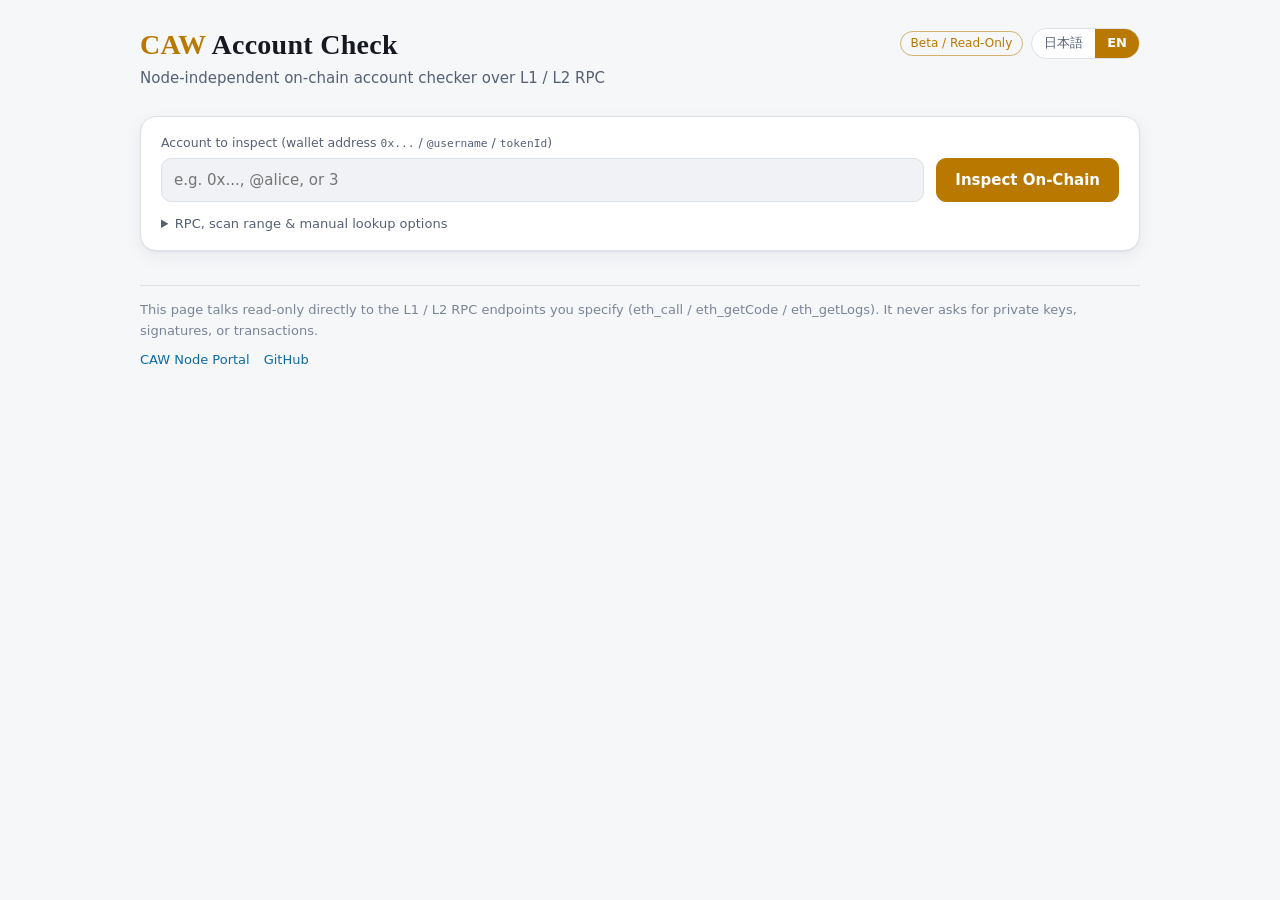
<file: index.html>
<!doctype html>
<html lang="ja">
<head>
  <meta charset="utf-8">
  <meta name="viewport" content="width=device-width,initial-scale=1">
  <title>CAW Account Check</title>
  <meta name="description" content="Check CAW V2 wallet delegation, allowances, L1/L2 profile balances, session keys, and marketplace claims directly via RPC without relying on node APIs.">
  <meta http-equiv="Content-Security-Policy" content="default-src 'none'; script-src 'unsafe-inline'; style-src 'unsafe-inline'; connect-src https: http:; img-src 'self' data:; base-uri 'none';">
  <style>
:root {
  --bg: #0f1014;
  --surface: #171920;
  --surface2: #1e2129;
  --line: #2a2e38;
  --fg: #eceef3;
  --mute: #9aa1b2;
  --faint: #6b7283;
  --accent: #f2b134;
  --accent-ink: #1a1405;
  --link: #7cc8ff;
  --ok: #5fd08a;
  --warn: #f0c14b;
  --bad: #ef6f8f;
  --shadow: 0 1px 0 rgba(255,255,255,.03) inset, 0 8px 24px rgba(0,0,0,.25);
}
@media (prefers-color-scheme: light) {
  :root {
    --bg: #f6f7f9;
    --surface: #ffffff;
    --surface2: #f0f2f5;
    --line: #dde1e8;
    --fg: #161922;
    --mute: #566074;
    --faint: #7a8497;
    --accent: #b97800;
    --accent-ink: #ffffff;
    --link: #0b6aa8;
    --ok: #1f8f4e;
    --warn: #9a7300;
    --bad: #c23a63;
    --shadow: 0 1px 2px rgba(20,30,50,.06), 0 6px 18px rgba(20,30,50,.06);
  }
}

* { box-sizing: border-box; }
body {
  margin: 0;
  background: var(--bg);
  color: var(--fg);
  font: 15px/1.6 system-ui, -apple-system, "Hiragino Sans", "Noto Sans JP", "Yu Gothic UI", sans-serif;
}
a { color: var(--link); text-decoration: none; }
a:hover { text-decoration: underline; }
code, .mono {
  font-family: ui-monospace, SFMono-Regular, Menlo, Consolas, monospace;
  font-size: 0.9em;
}
.wrap { max-width: 1040px; margin: 0 auto; padding: 0 20px; }

.top {
  padding: 28px 0 8px;
  display: flex;
  justify-content: space-between;
  align-items: flex-start;
  gap: 16px;
}
.brand { min-width: 0; }
.brand h1 { margin: 0; font: 600 28px/1.2 Georgia, "Times New Roman", serif; letter-spacing: .01em; }
.brand h1 span { color: var(--accent); }
.brand p { margin: 4px 0 0; color: var(--mute); font-size: 15px; }
.tools { display: flex; gap: 8px; align-items: center; flex-shrink: 0; margin-left: auto; }
.seg {
  display: inline-flex;
  border: 1px solid var(--line);
  border-radius: 999px;
  overflow: hidden;
  background: var(--surface);
}
.seg button {
  all: unset;
  cursor: pointer;
  padding: 4px 12px;
  font-size: 13px;
  color: var(--mute);
  box-sizing: border-box;
}
.seg button[aria-pressed="true"] {
  background: var(--accent);
  color: var(--accent-ink);
  font-weight: 600;
}
.seg button:focus-visible { outline: 2px solid var(--link); outline-offset: 2px; }
.pill {
  display: inline-block;
  font-size: 12px;
  line-height: 1.4;
  border: 1px solid var(--line);
  border-radius: 12px;
  padding: 3px 10px;
  color: var(--mute);
  max-width: 100%;
  overflow-wrap: anywhere;
}
.pill.beta { border-radius: 999px; border-color: color-mix(in srgb, var(--accent) 55%, transparent); color: var(--accent); cursor: help; white-space: nowrap; }
.pill.ok { border-color: color-mix(in srgb, var(--ok) 45%, transparent); color: var(--ok); }
.pill.info { border-color: color-mix(in srgb, var(--link) 45%, transparent); color: var(--link); }
.pill.warn { border-color: color-mix(in srgb, var(--warn) 50%, transparent); color: var(--warn); }
.pill.bad { border-color: color-mix(in srgb, var(--bad) 50%, transparent); color: var(--bad); }

.card {
  background: var(--surface);
  border: 1px solid var(--line);
  border-radius: 16px;
  padding: 16px 20px;
  margin-bottom: 18px;
  box-shadow: var(--shadow);
}
.query-card { margin-top: 18px; }

.input-row { display: flex; gap: 12px; align-items: flex-end; flex-wrap: wrap; }
.grow { flex: 1 1 320px; }
.action-col { flex: 0 0 auto; }
.field { display: flex; flex-direction: column; gap: 5px; }
.field label { font-size: 12.5px; color: var(--mute); }
.field input, .field select {
  background: var(--surface2);
  color: var(--fg);
  border: 1px solid var(--line);
  border-radius: 10px;
  padding: 9px 12px;
  font: inherit;
  width: 100%;
}
.field input:focus, .field select:focus { outline: 2px solid var(--link); outline-offset: 1px; }

.btn {
  border: 1px solid var(--line);
  border-radius: 10px;
  padding: 9px 18px;
  font: inherit;
  font-weight: 600;
  cursor: pointer;
  background: var(--surface2);
  color: var(--fg);
}
.btn.primary { background: var(--accent); border-color: var(--accent); color: var(--accent-ink); }
.btn:disabled { opacity: 0.6; cursor: wait; }

details.advanced { margin-top: 12px; }
details.advanced summary { cursor: pointer; color: var(--mute); font-size: 13px; user-select: none; }
.adv-grid {
  margin-top: 12px;
  display: grid;
  grid-template-columns: repeat(auto-fit, minmax(260px, 1fr));
  gap: 12px;
}

.status-bar { margin-top: 12px; font-size: 13px; color: var(--mute); }
.error-box {
  margin-top: 12px;
  padding: 10px 12px;
  border-radius: 10px;
  border: 1px solid color-mix(in srgb, var(--bad) 50%, transparent);
  background: color-mix(in srgb, var(--bad) 10%, transparent);
  color: var(--bad);
  font-size: 13.5px;
}

.sec-head {
  display: flex;
  justify-content: space-between;
  align-items: baseline;
  gap: 8px;
  flex-wrap: wrap;
  margin-bottom: 12px;
  border-bottom: 1px solid var(--line);
  padding-bottom: 8px;
}
.sec-head h2 { margin: 0; font-size: 18px; font-weight: 650; }
.sec-sub { color: var(--faint); font-size: 12.5px; }

.kv-grid {
  display: grid;
  grid-template-columns: repeat(auto-fit, minmax(260px, 1fr));
  gap: 10px;
}
@media (min-width: 860px) {
  .kv-grid.kv-resolved {
    grid-template-columns: minmax(360px, 1.5fr) 1fr 1fr;
  }
}
.kv-box {
  background: var(--surface2);
  border: 1px solid var(--line);
  border-radius: 10px;
  padding: 11px 13px;
  min-width: 0;
}
.kv-k { font-size: 12px; color: var(--mute); margin-bottom: 4px; }
.kv-v {
  font-size: 14px;
  font-weight: 600;
  font-variant-numeric: tabular-nums;
  overflow-wrap: break-word;
}
.kv-v.addr-full {
  font-size: clamp(10.5px, 2.5vw, 13px);
  white-space: nowrap;
  overflow-x: auto;
  overflow-wrap: normal;
}
.note-line {
  color: var(--mute);
  font-size: 12.8px;
  line-height: 1.55;
  margin: 8px 0 0;
  line-break: strict;
  overflow-wrap: break-word;
}
.del-addr-row {
  margin-top: 7px;
  padding-top: 7px;
  border-top: 1px dashed var(--line);
  display: flex;
  flex-direction: column;
  gap: 2px;
}
.del-addr-lbl { font-size: 11.5px; color: var(--faint); }
.del-addr-row a.mono,
.del-addr-row span.mono {
  font-size: clamp(10px, 2.3vw, 11.5px);
  white-space: nowrap;
  overflow-x: auto;
}
.sec-guide {
  background: var(--surface2);
  border-left: 3px solid var(--accent);
  padding: 8px 12px;
  border-radius: 0 8px 8px 0;
  color: var(--mute);
  font-size: 13px;
  margin-bottom: 12px;
  line-break: strict;
}
.sum-grid {
  display: grid;
  grid-template-columns: 1fr;
  gap: 10px;
}
@media (min-width: 560px) and (max-width: 759px) {
  .sum-grid { grid-template-columns: repeat(2, minmax(0, 1fr)); }
  .sum-grid > .sum-card:last-child { grid-column: span 2; }
}
@media (min-width: 760px) {
  .sum-grid { grid-template-columns: repeat(6, minmax(0, 1fr)); }
  .sum-grid > .sum-card:nth-child(-n+3) { grid-column: span 2; }
  .sum-grid > .sum-card:nth-child(n+4) { grid-column: span 3; }
}
.sum-card {
  background: var(--surface2);
  border: 1px solid var(--line);
  border-radius: 12px;
  padding: 12px 14px;
  min-width: 0;
}
.sum-card.ok { border-color: color-mix(in srgb, var(--ok) 45%, transparent); }
.sum-card.info { border-color: color-mix(in srgb, var(--link) 45%, transparent); }
.sum-card.warn { border-color: color-mix(in srgb, var(--warn) 55%, transparent); }
.sum-card.bad { border-color: color-mix(in srgb, var(--bad) 55%, transparent); }
.sum-title { font-size: 12px; color: var(--mute); margin-bottom: 4px; }
.sum-status {
  font-size: 14px;
  font-weight: 700;
  font-variant-numeric: tabular-nums;
  margin-bottom: 5px;
  line-height: 1.4;
}
.sum-desc {
  font-size: 12.5px;
  color: var(--mute);
  line-height: 1.55;
  line-break: strict;
  overflow-wrap: break-word;
}
.hint-sub { display: block; font-size: 11.5px; color: var(--faint); font-weight: 400; margin-top: 2px; }

.tbl-wrap { overflow-x: auto; margin-top: 10px; }
table { width: 100%; border-collapse: collapse; font-size: 13px; font-variant-numeric: tabular-nums; }
th, td { text-align: left; padding: 8px; border-bottom: 1px solid var(--line); vertical-align: top; }
th { color: var(--mute); font-weight: 600; font-size: 12px; white-space: nowrap; }
td.mono { white-space: nowrap; font-size: 12.5px; }
td.nowrap, .tbl-wrap .pill { white-space: nowrap; }
.prof-cell { white-space: nowrap; }
.prof-id { display: inline-block; min-width: 2.2em; color: var(--mute); font-size: 12.5px; margin-right: 4px; }
.val-main { display: inline-block; white-space: nowrap; font-weight: 600; }
.tbl-profiles .hint-sub { white-space: nowrap; }
tr:last-child td { border-bottom: 0; }
.empty { color: var(--faint); font-size: 13.5px; margin: 4px 0; }

footer {
  margin: 34px 0 40px;
  padding-top: 14px;
  border-top: 1px solid var(--line);
  color: var(--faint);
  font-size: 13px;
  display: flex;
  flex-direction: column;
  gap: 8px;
}
.foot-links {
  display: flex;
  gap: 14px;
  flex-wrap: wrap;
}

@media (max-width: 680px) {
  .tbl-wrap { overflow-x: visible; }
  .tbl-wrap table:not(.tbl-kv) thead { display: none; }
  .tbl-wrap table:not(.tbl-kv),
  .tbl-wrap table:not(.tbl-kv) tbody,
  .tbl-wrap table:not(.tbl-kv) tr,
  .tbl-wrap table:not(.tbl-kv) td { display: block; width: 100%; }
  .tbl-wrap table:not(.tbl-kv) tr {
    background: var(--surface2);
    border: 1px solid var(--line);
    border-radius: 12px;
    padding: 8px 12px;
    margin-bottom: 10px;
  }
  .tbl-wrap table:not(.tbl-kv) tr:last-child { margin-bottom: 0; }
  .tbl-wrap table:not(.tbl-kv) td {
    display: flex;
    justify-content: space-between;
    align-items: flex-start;
    gap: 12px;
    padding: 7px 0;
    border-bottom: 1px dashed var(--line);
    text-align: right;
    white-space: normal;
  }
  .tbl-wrap table:not(.tbl-kv) td:last-child { border-bottom: 0; padding-bottom: 2px; }
  .tbl-wrap table:not(.tbl-kv) td::before {
    content: attr(data-label);
    color: var(--mute);
    font-size: 12px;
    font-weight: 600;
    text-align: left;
    flex: 0 0 auto;
    max-width: 44%;
  }
  .tbl-wrap table:not(.tbl-kv) td.td-card-title {
    justify-content: flex-start;
    text-align: left;
    font-size: 14px;
    font-weight: 600;
    padding: 2px 0 8px;
    border-bottom: 1px solid var(--line);
    margin-bottom: 2px;
  }
  .tbl-wrap table:not(.tbl-kv) td.td-card-title::before { display: none; }
  .tbl-wrap table:not(.tbl-kv) td.td-stack {
    flex-direction: column;
    align-items: flex-start;
    text-align: left;
    gap: 4px;
  }
  .tbl-wrap table:not(.tbl-kv) td.td-stack::before { max-width: none; }
  .tbl-wrap table:not(.tbl-kv) td.td-stack .td-val { text-align: left; }
  .tbl-wrap table:not(.tbl-kv) td.mono {
    white-space: normal;
    word-break: break-all;
    font-size: 11.5px;
    text-align: right;
  }
  .td-val { text-align: right; }
  .tbl-profiles .hint-sub { white-space: normal; text-align: right; }

  .tbl-kv,
  .tbl-kv tbody,
  .tbl-kv tr,
  .tbl-kv td { display: block; width: 100%; }
  .tbl-kv tr { padding: 8px 0; border-bottom: 1px solid var(--line); }
  .tbl-kv tr:last-child { border-bottom: 0; }
  .tbl-kv td { border: 0; padding: 1px 0; }
  .tbl-kv td:first-child { font-size: 12px; color: var(--mute); font-weight: 600; }
  .tbl-kv td.mono { white-space: normal; word-break: break-all; font-size: 11.5px; }
}

@media (max-width: 640px) {
  .wrap { padding: 0 12px; }
  .top {
    display: grid;
    grid-template-columns: 1fr auto;
    grid-template-areas:
      "title lang"
      "sub sub"
      "badge badge";
    align-items: center;
    gap: 6px 10px;
    padding: 18px 0 8px;
  }
  .brand, .tools { display: contents; }
  .brand h1 { grid-area: title; font-size: 21px; }
  .seg { grid-area: lang; justify-self: end; }
  .brand p { grid-area: sub; font-size: 13.5px; margin: 0; }
  .pill.beta { grid-area: badge; justify-self: start; margin-top: 2px; }
  .card { padding: 14px; border-radius: 14px; margin-bottom: 12px; }
  .query-card { margin-top: 10px; }
  .field input, .field select { font-size: 16px; }
  .action-col { width: 100%; }
  .action-col .btn { width: 100%; padding: 10px 16px; }
  .sec-head h2 { font-size: 15px; }
  .kv-grid { grid-template-columns: 1fr; }
  footer { margin: 22px 0 30px; }
}
  </style>
</head>
<body>
  <div class="wrap">
    <header class="top">
      <div class="brand">
        <h1><span>CAW</span> Account Check</h1>
        <p data-i18n="subtitle"></p>
      </div>
      <div class="tools">
        <span class="pill beta" data-i18n="pill_beta" data-i18n-title="pill_beta_tip" tabindex="0"></span>
        <div class="seg" id="langseg" role="group" aria-label="Language">
          <button type="button" data-lang="ja">日本語</button>
          <button type="button" data-lang="en">EN</button>
        </div>
      </div>
    </header>

    <section class="card query-card">
      <form id="inspect-form">
        <div class="input-row">
          <div class="field grow">
            <label for="target-input"><span data-i18n="target_label_prefix"></span><code>0x...</code><span data-i18n="target_label_mid"></span><code>@username</code><span data-i18n="target_label_mid"></span><code>tokenId</code><span data-i18n="target_label_suffix"></span></label>
            <input id="target-input" type="text" data-i18n-placeholder="target_placeholder" autocomplete="off" spellcheck="false" required>
          </div>
          <div class="field action-col">
            <button id="inspect-btn" type="submit" class="btn primary" data-i18n="btn_inspect"></button>
          </div>
        </div>

        <details class="advanced">
          <summary data-i18n="adv_summary"></summary>
          <div class="adv-grid">
            <div class="field">
              <label for="l1-rpc" data-i18n="lbl_l1_rpc"></label>
              <input id="l1-rpc" type="url" spellcheck="false">
            </div>
            <div class="field">
              <label for="l2-rpc" data-i18n="lbl_l2_rpc"></label>
              <input id="l2-rpc" type="url" spellcheck="false">
            </div>
            <div class="field">
              <label for="network-id" data-i18n="lbl_network_id"></label>
              <input id="network-id" type="number" min="1" step="1" value="1">
            </div>
            <div class="field">
              <label for="log-blocks" data-i18n="lbl_log_blocks"></label>
              <select id="log-blocks">
                <option value="20000" data-i18n="opt_20k"></option>
                <option value="100000" selected data-i18n="opt_100k"></option>
                <option value="500000" data-i18n="opt_500k"></option>
                <option value="1500000" data-i18n="opt_1500k"></option>
                <option value="0" data-i18n="opt_0"></option>
              </select>
            </div>
            <div class="field">
              <label for="extra-session-keys" data-i18n="lbl_extra_sessions"></label>
              <input id="extra-session-keys" type="text" placeholder="0x..., 0x..." spellcheck="false">
            </div>
            <div class="field">
              <label for="extra-spenders" data-i18n="lbl_extra_spenders"></label>
              <input id="extra-spenders" type="text" placeholder="0x..." spellcheck="false">
            </div>
          </div>
        </details>
      </form>

      <div id="status-bar" class="status-bar" hidden></div>
      <div id="error-box" class="error-box" hidden></div>
    </section>

    <main id="results" hidden>
      <section class="meta-strip card" id="resolved-card"></section>

      <section class="card">
        <div class="sec-head">
          <h2 data-i18n="h_summary"></h2>
          <span class="sec-sub" data-i18n="sub_summary"></span>
        </div>
        <div id="health-summary"></div>
      </section>

      <section class="card">
        <div class="sec-head">
          <h2 data-i18n="h_sec1"></h2>
          <span class="sec-sub" data-i18n="sub_sec1"></span>
        </div>
        <div id="security-section"></div>
      </section>

      <section class="card">
        <div class="sec-head">
          <h2 data-i18n="h_sec2"></h2>
          <span class="sec-sub" data-i18n="sub_sec2"></span>
        </div>
        <div id="profiles-section"></div>
      </section>

      <section class="card">
        <div class="sec-head">
          <h2 data-i18n="h_sec3"></h2>
          <span class="sec-sub" data-i18n="sub_sec3"></span>
        </div>
        <div id="sessions-section"></div>
      </section>

      <section class="card">
        <div class="sec-head">
          <h2 data-i18n="h_sec4"></h2>
          <span class="sec-sub" data-i18n="sub_sec4"></span>
        </div>
        <div id="marketplace-section"></div>
      </section>

      <section class="card">
        <div class="sec-head">
          <h2 data-i18n="h_transp"></h2>
          <span class="sec-sub" data-i18n="sub_transp"></span>
        </div>
        <div id="transparency-section"></div>
      </section>
    </main>

    <footer>
      <span data-i18n="footer_note"></span>
      <span class="foot-links">
        <a href="https://caw-lab.github.io/caw-node-portal/" data-i18n="footer_portal"></a>
        <a href="https://github.com/Caw-Lab/caw-account-check" target="_blank" rel="noopener noreferrer">GitHub</a>
      </span>
    </footer>
  </div>

  <script>
(() => {
'use strict';

// --- lib/contracts.js ---
// Contract addresses, selectors, and event topic0 hashes derived from
// GilgameshCaw/Caw solidity/contracts/ (MIT) & client/src/abi/deployments.ts (commit 97cd13f3).

const NETWORK_PRESETS = {
  testnet: {
    id: 'testnet',
    label: 'Testnet (Sepolia + Base Sepolia / Network 1)',
    networkId: 1,
    l1ChainId: 11155111,
    l1ChainName: 'Ethereum Sepolia',
    l1DefaultRpc: 'https://ethereum-sepolia-rpc.publicnode.com',
    l1Explorer: 'https://sepolia.etherscan.io',
    l2ChainId: 84532,
    l2ChainName: 'Base Sepolia',
    l2DefaultRpc: 'https://base-sepolia-rpc.publicnode.com',
    l2Explorer: 'https://sepolia.basescan.org',
    contracts: {
      L1: {
        MintableCaw: '0x56817dc696448135203C0556f702c6a953260411',
        CawProfile: '0x3BA577936Ff6Cfe07DC2D00e6669436C6Dace319',
        CawProfileMinter: '0x5613353c6B6F55fBc82487D36a5316A2cAdE7Ee0',
        CawProfileLens: '0xFfFEF4bD46C222aa566CF1F17e7F47c1eDDE225b',
        CawProfileMarketplace: '0x858F60fC71bAfBdC6Ba170aCC7dc8974F6270CBD',
        SmartEOA: '0x918082aB668D7661bCe65C3CAAF047648f7D4271',
      },
      L2: {
        CawProfileLedger: '0x93593A023629EB84B389770d76A81C5f982F02a9',
        CawActions: '0x73246104f57001EDC6d0659Fa37Afb672a76E763',
        CawActionsERC1271: '0x78AB5d7be8Ba2BC722f58B862c16Ee77fEcbCF74',
        SmartEOA: '0x918082aB668D7661bCe65C3CAAF047648f7D4271',
      },
    },
  },
};

const SELECTORS = {
  // CawProfileLens (L1)
  tokens: '0xe4860339',                   // tokens(address)
  tokenByUsername: '0x1b65956b',          // tokenByUsername(string)
  profilesWithNetworkState: '0x1807339f', // profilesWithNetworkState(address,uint32)
  // CawProfile / CawProfileLedger
  ownerOf: '0x6352211e',                  // ownerOf(uint256)
  // ERC-20 (CAW)
  allowance: '0xdd62ed3e',                // allowance(address,address)
  balanceOf: '0x70a08231',                // balanceOf(address)
  decimals: '0x313ce567',                 // decimals()
  symbol: '0x95d89b41',                   // symbol()
  // CawProfileLedger (L2)
  cawBalanceOf: '0x3d3bfa27',             // cawBalanceOf(uint32)
  validSession: '0x9223d272',             // validSession(address,address)
  sponsorRepay: '0x2d2ab58c',             // sponsorRepay(uint32)
  ownerSessionEpoch: '0xf8f4d9c7',        // ownerSessionEpoch(address)
  sessionNonce: '0x6d0ae046',             // sessionNonce(address)
  // CawActions (L2)
  sessionSpent: '0x9119fc84',             // sessionSpent(address,address)
  networkActionCount: '0xbe17131d',       // networkActionCount(uint32)
  // CawProfileMarketplace (L1)
  pendingPayouts: '0x784712f2',           // pendingPayouts(address)
  pendingTokenPayouts: '0x806ce79d',      // pendingTokenPayouts(address,address)
  pendingReturns: '0xb15039ab',           // pendingReturns(address,uint256)
  offers: '0x8a72ea6a',                   // offers(uint256)
  listings: '0xde74e57b',                 // listings(uint256)
  nextOfferId: '0x5f5d0655',              // nextOfferId()
  nextListingId: '0xaaccf1ec',            // nextListingId()
  // SmartEOA
  managementNonceOf: '0x233c627f',        // managementNonceOf()
  executeNonceOf: '0x687cda31',           // executeNonceOf()
};

const TOPICS = {
  // CawProfileLedger
  SessionCreated: '0x81ab30c0cb637e6d75e0599eaa9ebf9e5e44a09fa0c220869b565d29b6acf6d1',
  SessionRevoked: '0x9a20fd73f3c4985be44f081964b55d63f69ed94995474740c82bfbff9d6ab5c4',
  // SmartEOA
  PasskeyAdded: '0x4814a9e3e779038db777441d565e4c633c050a88074907f9551c347973161fa8',
  PasskeyActivated: '0x93970bc2c79658685b7a84437d122acea8d6029ff9d5a5b434c7c6f3438f56b4',
  PasskeyRemoved: '0x6478f30699d78c25aec768184c69105e8f3606c825c91ca4511e96ae6a4e4e1f',
  PasskeyCancelled: '0x398d120d53fc8d67df3ccac15da5e07fdc8f2697f4494ac74f47567192c6b821',
  EcdsaFallbackRotated: '0x13fbce01645c5624635c2b7e65bf7cd8e64267c2d60dafa9b8ad4e4ca2c22ffe',
};

// Solidity enum ActionType { CAW, LIKE, UNLIKE, RECAW, FOLLOW, UNFOLLOW, WITHDRAW, OTHER }
const ACTION_SCOPE_NAMES = [
  'CAW',
  'LIKE',
  'UNLIKE',
  'RECAW',
  'FOLLOW',
  'UNFOLLOW',
  'WITHDRAW',
  'OTHER',
];

const LISTING_TYPES = ['FIXED', 'DUTCH_AUCTION', 'ENGLISH_AUCTION'];

const ZERO_ADDRESS = '0x0000000000000000000000000000000000000000';
const MAX_UINT256 = (1n << 256n) - 1n;

// Shared EIP-7702 singleton delegators verified on-chain (non-CAW wallet smart accounts).
const KNOWN_DELEGATORS = {
  '0x63c0c19a282a1b52b07dd5a65b58948a07dae32b': {
    id: 'metamask_7702',
    label: 'MetaMask (EIP7702StatelessDeleGator)',
    shortLabel: 'MetaMask',
  },
};

function findKnownDelegator(address) {
  if (!address) return null;
  return KNOWN_DELEGATORS[String(address).toLowerCase()] || null;
}

// --- lib/abi.js ---
// Minimal dependency-free ABI encoder/decoder and hex formatting helpers.
const utf8Encoder = new TextEncoder();
const utf8Decoder = new TextDecoder();

function strip0x(hex) {
  return typeof hex === 'string' && (hex.startsWith('0x') || hex.startsWith('0X'))
    ? hex.slice(2)
    : String(hex || '');
}

function isValidAddress(addr) {
  return typeof addr === 'string' && /^0x[0-9a-fA-F]{40}$/i.test(addr.trim());
}

function normalizeAddress(addr) {
  if (!isValidAddress(addr)) {
    throw new Error(`Invalid address: ${addr}`);
  }
  return '0x' + addr.trim().slice(2).toLowerCase();
}

function padAddress(addr) {
  return normalizeAddress(addr).slice(2).padStart(64, '0');
}

function padUint(value) {
  const n = typeof value === 'bigint' ? value : BigInt(value);
  if (n < 0n) throw new Error('Negative uint not supported');
  return n.toString(16).padStart(64, '0');
}

function encodeAddressArgCall(selector, address) {
  return selector + padAddress(address);
}

function encodeUintArgCall(selector, value) {
  return selector + padUint(value);
}

function encodeAddressAddressCall(selector, a, b) {
  return selector + padAddress(a) + padAddress(b);
}

function encodeAddressUintCall(selector, addr, num) {
  return selector + padAddress(addr) + padUint(num);
}

function encodeStringArgCall(selector, str) {
  const bytes = utf8Encoder.encode(str);
  const offset = padUint(32);
  const len = padUint(bytes.length);
  let hex = '';
  for (const b of bytes) hex += b.toString(16).padStart(2, '0');
  const rem = bytes.length % 32;
  if (rem !== 0) hex += '00'.repeat(32 - rem);
  return selector + offset + len + hex;
}

function readWordHex(rawHex, byteOffset) {
  const start = byteOffset * 2;
  if (start + 64 > rawHex.length) {
    throw new Error(`ABI out of bounds at byte ${byteOffset} (len=${rawHex.length / 2})`);
  }
  return rawHex.slice(start, start + 64);
}

function readUint(rawHex, byteOffset) {
  return BigInt('0x' + readWordHex(rawHex, byteOffset));
}

function readBool(rawHex, byteOffset) {
  return readUint(rawHex, byteOffset) !== 0n;
}

function readAddress(rawHex, byteOffset) {
  return '0x' + readWordHex(rawHex, byteOffset).slice(24).toLowerCase();
}

function readDynamicString(rawHex, structBaseByteOffset, offsetSlotByteOffset) {
  const relOffset = Number(readUint(rawHex, offsetSlotByteOffset));
  const strStart = structBaseByteOffset + relOffset;
  const byteLen = Number(readUint(rawHex, strStart));
  const hexStart = (strStart + 32) * 2;
  const hexEnd = hexStart + byteLen * 2;
  if (hexEnd > rawHex.length) {
    throw new Error(`ABI string out of bounds (need ${hexEnd}, got ${rawHex.length})`);
  }
  const bytes = new Uint8Array(byteLen);
  for (let i = 0; i < byteLen; i++) {
    bytes[i] = parseInt(rawHex.slice(hexStart + i * 2, hexStart + i * 2 + 2), 16);
  }
  return utf8Decoder.decode(bytes);
}

function decodeSingleUint(hexResult) {
  const raw = strip0x(hexResult);
  if (raw.length < 64) return 0n;
  return readUint(raw, 0);
}

function decodeSingleAddress(hexResult) {
  const raw = strip0x(hexResult);
  if (raw.length < 64) return null;
  return readAddress(raw, 0);
}

function decodeSingleString(hexResult) {
  const raw = strip0x(hexResult);
  if (raw.length < 128) return '';
  return readDynamicString(raw, 0, 0);
}

// Decodes CawProfileLens.tokenByUsername(string) -> struct Token
function decodeLensToken(hexResult) {
  const raw = strip0x(hexResult);
  if (raw.length < 64) throw new Error('Empty tokenByUsername response');
  const structStart = Number(readUint(raw, 0));
  return {
    tokenId: Number(readUint(raw, structStart)),
    username: readDynamicString(raw, structStart, structStart + 32),
    owner: readAddress(raw, structStart + 64),
    ownerBalance: readUint(raw, structStart + 96),
    withdrawable: readUint(raw, structStart + 128),
  };
}

// Decodes CawProfileLens.profilesWithNetworkState(address,uint32) -> TokenWithNetworkState[]
function decodeProfilesWithNetworkState(hexResult) {
  const raw = strip0x(hexResult);
  if (raw.length < 128) return [];
  const arrayStart = Number(readUint(raw, 0));
  const count = Number(readUint(raw, arrayStart));
  const elemsBase = arrayStart + 32;
  const items = [];
  for (let i = 0; i < count; i++) {
    const relOffset = Number(readUint(raw, elemsBase + i * 32));
    const s = elemsBase + relOffset;
    items.push({
      tokenId: Number(readUint(raw, s)),
      username: readDynamicString(raw, s, s + 32),
      owner: readAddress(raw, s + 64),
      ownerBalance: readUint(raw, s + 96),
      withdrawable: readUint(raw, s + 128),
      authenticated: readBool(raw, s + 160),
      withdrawFeeLocked: readBool(raw, s + 192),
      lockedWithdrawFee: readUint(raw, s + 224),
    });
  }
  return items;
}

// Decodes CawProfileLedger.validSession(address,address) -> StoredSession
function decodeStoredSession(hexResult) {
  const raw = strip0x(hexResult);
  if (raw.length < 384) {
    throw new Error('Invalid StoredSession response length');
  }
  return {
    expiry: Number(readUint(raw, 0)),
    scopeBitmap: Number(readUint(raw, 32)),
    epoch: Number(readUint(raw, 64)),
    perActionTipRate: readUint(raw, 96),
    profileId: Number(readUint(raw, 128)),
    spendLimit: readUint(raw, 160),
  };
}

// Decodes CawProfileMarketplace.offers(uint256)
function decodeOffer(hexResult) {
  const raw = strip0x(hexResult);
  if (raw.length < 384) throw new Error('Invalid Offer response length');
  return {
    offerer: readAddress(raw, 0),
    tokenId: Number(readUint(raw, 32)),
    paymentToken: readAddress(raw, 64),
    amount: readUint(raw, 96),
    expiry: Number(readUint(raw, 128)),
    active: readBool(raw, 160),
  };
}

// Decodes CawProfileMarketplace.listings(uint256)
function decodeListing(hexResult) {
  const raw = strip0x(hexResult);
  if (raw.length < 704) throw new Error('Invalid Listing response length');
  const typeIdx = Number(readUint(raw, 96));
  return {
    tokenId: Number(readUint(raw, 0)),
    seller: readAddress(raw, 32),
    paymentToken: readAddress(raw, 64),
    listingType: LISTING_TYPES[typeIdx] ?? `UNKNOWN(${typeIdx})`,
    startPrice: readUint(raw, 128),
    endPrice: readUint(raw, 160),
    startTime: Number(readUint(raw, 192)),
    endTime: Number(readUint(raw, 224)),
    highestBid: readUint(raw, 256),
    highestBidder: readAddress(raw, 288),
    active: readBool(raw, 320),
  };
}

function decodeScopeBitmap(bitmap) {
  const allowed = [];
  for (let bit = 0; bit < ACTION_SCOPE_NAMES.length; bit++) {
    if ((bitmap & (1 << bit)) !== 0) {
      allowed.push(ACTION_SCOPE_NAMES[bit]);
    }
  }
  return allowed;
}

// EIP-7702 delegation indicator: 0xef0100 || 20-byte delegate address (total 23 bytes = 46 hex chars)
function parseEip7702Code(codeHex) {
  const clean = strip0x(codeHex).toLowerCase();
  if (!clean) return { delegated: false, delegate: null, codeBytes: 0, isEoa: true };
  if (clean.length === 46 && clean.startsWith('ef0100')) {
    return {
      delegated: true,
      delegate: '0x' + clean.slice(6),
      codeBytes: 23,
      isEoa: false,
    };
  }
  return {
    delegated: false,
    delegate: null,
    codeBytes: clean.length / 2,
    isEoa: false,
  };
}

function formatUnits(value, decimals = 18, maxFrac = 4) {
  const v = typeof value === 'bigint' ? value : BigInt(value);
  if (v === 0n) return '0';
  const neg = v < 0n;
  const abs = neg ? -v : v;
  const base = 10n ** BigInt(decimals);
  const whole = abs / base;
  const frac = abs % base;
  const wholeStr = whole.toString().replace(/\B(?=(\d{3})+(?!\d))/g, ',');
  if (frac === 0n || maxFrac <= 0) return (neg ? '-' : '') + wholeStr;
  const fracFull = frac.toString().padStart(decimals, '0').slice(0, maxFrac).replace(/0+$/, '');
  return (neg ? '-' : '') + (fracFull ? `${wholeStr}.${fracFull}` : wholeStr);
}

function formatAllowance(value, decimals = 18) {
  const v = typeof value === 'bigint' ? value : BigInt(value);
  if (v >= MAX_UINT256 / 2n) {
    return { text: '無制限', sub: 'Unlimited (MaxUint256)', unlimited: true };
  }
  if (v === 0n) {
    return { text: '0 (承認なし)', sub: null, unlimited: false };
  }
  return { text: `${formatUnits(v, decimals)} CAW`, sub: null, unlimited: false };
}

function shortAddr(addr) {
  if (!addr || addr.length < 12) return String(addr || '');
  return `${addr.slice(0, 8)}...${addr.slice(-6)}`;
}

// --- lib/rpc.js ---
// Minimal JSON-RPC client with chainId verification and adaptive chunked eth_getLogs.

class RpcError extends Error {
  constructor(message, { code, status } = {}) {
    super(message);
    this.name = 'RpcError';
    this.code = code;
    this.status = status;
  }
}

function createRpcClient(url, { expectedChainId, timeoutMs = 12_000, fetchImpl = globalThis.fetch } = {}) {
  if (!url || (!url.startsWith('https://') && !url.startsWith('http://'))) {
    throw new Error('RPC URL must start with https:// or http://');
  }
  let nextId = 1;
  let chainVerified = false;

  async function callRaw(method, params = []) {
    const controller = new AbortController();
    const timer = setTimeout(() => controller.abort(), timeoutMs);
    try {
      const res = await fetchImpl(url, {
        method: 'POST',
        headers: { 'content-type': 'application/json' },
        body: JSON.stringify({ jsonrpc: '2.0', id: nextId++, method, params }),
        signal: controller.signal,
      });
      if (!res.ok) {
        const txt = await res.text().catch(() => '');
        throw new RpcError(`HTTP ${res.status} from RPC: ${txt.slice(0, 140)}`, { status: res.status });
      }
      const data = await res.json();
      if (data?.error) {
        throw new RpcError(`RPC error (${data.error.code ?? 'unknown'}): ${data.error.message ?? 'unknown'}`, {
          code: data.error.code,
        });
      }
      return data.result;
    } finally {
      clearTimeout(timer);
    }
  }

  async function ensureChainId() {
    if (chainVerified || !expectedChainId) return;
    const hexId = await callRaw('eth_chainId');
    const actual = Number(BigInt(hexId));
    if (actual !== expectedChainId) {
      throw new RpcError(`RPC chainId mismatch: expected ${expectedChainId}, got ${actual}`);
    }
    chainVerified = true;
  }

  async function getBlockNumber() {
    await ensureChainId();
    const hex = await callRaw('eth_blockNumber');
    return Number(BigInt(hex));
  }

  async function getCode(address) {
    await ensureChainId();
    return callRaw('eth_getCode', [address, 'latest']);
  }

  async function ethCall(to, data) {
    await ensureChainId();
    return callRaw('eth_call', [{ to, data }, 'latest']);
  }

  function isRangeLimitError(err) {
    if (err?.status === 413) return true;
    const msg = String(err?.message || '').toLowerCase();
    return (
      msg.includes('range') ||
      msg.includes('too large') ||
      msg.includes('exceed') ||
      msg.includes('limit') ||
      msg.includes('more than')
    );
  }

  // Scans [fromBlock, toBlock] newest-first with adaptive chunk shrinking on RPC range caps.
  async function getLogsChunked({ address, topics, fromBlock, toBlock, initialChunk = 45_000, minChunk = 200, maxChunks = 40 }) {
    await ensureChainId();
    const logs = [];
    let cursor = Math.max(0, toBlock);
    const floor = Math.max(0, fromBlock);
    let chunk = Math.max(minChunk, initialChunk);
    let chunksUsed = 0;
    let truncated = false;

    while (cursor >= floor) {
      if (chunksUsed >= maxChunks) {
        truncated = true;
        break;
      }
      const start = Math.max(floor, cursor - chunk + 1);
      try {
        const res = await callRaw('eth_getLogs', [{
          address,
          topics,
          fromBlock: '0x' + start.toString(16),
          toBlock: '0x' + cursor.toString(16),
        }]);
        if (Array.isArray(res)) logs.push(...res);
        cursor = start - 1;
        chunksUsed++;
      } catch (err) {
        if (isRangeLimitError(err) && chunk > minChunk) {
          chunk = Math.max(minChunk, Math.floor(chunk / 4));
          continue;
        }
        throw err;
      }
    }

    // Sort chronologically (blockNumber, logIndex)
    logs.sort((a, b) => {
      const ba = Number(BigInt(a.blockNumber || '0x0'));
      const bb = Number(BigInt(b.blockNumber || '0x0'));
      if (ba !== bb) return ba - bb;
      return Number(BigInt(a.logIndex || '0x0')) - Number(BigInt(b.logIndex || '0x0'));
    });

    return {
      logs,
      scannedFrom: Math.max(floor, cursor + 1),
      scannedTo: toBlock,
      chunksUsed,
      truncated,
    };
  }

  return {
    url,
    callRaw,
    ensureChainId,
    getBlockNumber,
    getCode,
    ethCall,
    getLogsChunked,
  };
}

// --- lib/rescue.js ---
// Read-only rescue inspection logic built strictly over L1 & L2 JSON-RPC calls.
async function resolveTarget(l1Rpc, rawInput, contractsL1) {
  const trimmed = String(rawInput || '').trim();
  if (!trimmed) {
    throw new Error('ウォレットアドレス、@username、または tokenId を入力してください');
  }

  if (isValidAddress(trimmed)) {
    return {
      address: normalizeAddress(trimmed),
      resolvedVia: 'address',
      tokenId: null,
      username: null,
    };
  }

  const tokenMatch = trimmed.match(/^#?(\d+)$/);
  if (tokenMatch) {
    const tokenId = Number(tokenMatch[1]);
    if (!Number.isInteger(tokenId) || tokenId <= 0) {
      throw new Error('tokenId は 1 以上の整数を指定してください');
    }
    const res = await l1Rpc.ethCall(
      contractsL1.CawProfile,
      encodeUintArgCall(SELECTORS.ownerOf, tokenId),
    );
    const owner = decodeSingleAddress(res);
    if (!owner || owner === ZERO_ADDRESS) {
      throw new Error(`tokenId #${tokenId} のオーナーが見つかりませんでした`);
    }
    return {
      address: owner,
      resolvedVia: 'tokenId',
      tokenId,
      username: null,
    };
  }

  const username = trimmed.replace(/^@/, '').toLowerCase();
  const res = await l1Rpc.ethCall(
    contractsL1.CawProfileLens,
    encodeStringArgCall(SELECTORS.tokenByUsername, username),
  );
  const token = decodeLensToken(res);
  if (!token.tokenId || token.owner === ZERO_ADDRESS) {
    throw new Error(`@${username} に該当するプロフィールが L1 で見つかりませんでした`);
  }
  return {
    address: token.owner,
    resolvedVia: 'username',
    tokenId: token.tokenId,
    username: token.username || username,
  };
}

function summarizeSmartEoaLogs(logs) {
  const passkeys = new Map(); // pubkeyHash -> { status, validFrom, blockNumber }
  let lastFallback = null;

  for (const log of logs) {
    const topic0 = (log.topics?.[0] || '').toLowerCase();
    const blockNumber = Number(BigInt(log.blockNumber || '0x0'));
    if (topic0 === TOPICS.PasskeyAdded) {
      const hash = (log.topics?.[1] || '').toLowerCase();
      const validFrom = log.data && log.data !== '0x' ? Number(BigInt(log.data)) : 0;
      passkeys.set(hash, { status: 'pending', validFrom, blockNumber });
    } else if (topic0 === TOPICS.PasskeyActivated) {
      const hash = (log.topics?.[1] || '').toLowerCase();
      const prev = passkeys.get(hash) || {};
      passkeys.set(hash, { ...prev, status: 'active', validFrom: 0, blockNumber });
    } else if (topic0 === TOPICS.PasskeyRemoved) {
      const hash = (log.topics?.[1] || '').toLowerCase();
      passkeys.set(hash, { status: 'removed', validFrom: 0, blockNumber });
    } else if (topic0 === TOPICS.PasskeyCancelled) {
      const hash = (log.topics?.[1] || '').toLowerCase();
      passkeys.set(hash, { status: 'cancelled', validFrom: 0, blockNumber });
    } else if (topic0 === TOPICS.EcdsaFallbackRotated) {
      const t1 = log.topics?.[1];
      if (t1 && t1.length >= 42) {
        lastFallback = '0x' + t1.slice(-40).toLowerCase();
      }
    }
  }

  return {
    passkeys: Array.from(passkeys.entries()).map(([hash, info]) => ({ hash, ...info })),
    lastFallback,
  };
}

async function inspectChainDelegation(rpc, address, expectedSmartEoa, lookbackBlocks) {
  const [blockNumber, codeHex] = await Promise.all([
    rpc.getBlockNumber(),
    rpc.getCode(address),
  ]);
  const parsed = parseEip7702Code(codeHex);
  const expected = normalizeAddress(expectedSmartEoa);
  const matchesOfficial = parsed.delegated && parsed.delegate === expected;
  const knownDelegator = parsed.delegated && !matchesOfficial ? findKnownDelegator(parsed.delegate) : null;

  let managementNonce = null;
  let executeNonce = null;
  let eventSummary = null;
  let logError = null;
  let logTruncated = false;

  // SmartEOA nonces and Passkey logs only apply when delegated to CAW's SmartEOA contract.
  if (matchesOfficial) {
    const [mRes, eRes] = await Promise.all([
      rpc.ethCall(address, SELECTORS.managementNonceOf).catch(() => null),
      rpc.ethCall(address, SELECTORS.executeNonceOf).catch(() => null),
    ]);
    if (mRes && strip0x(mRes).length >= 64) managementNonce = Number(decodeSingleUint(mRes));
    if (eRes && strip0x(eRes).length >= 64) executeNonce = Number(decodeSingleUint(eRes));

    if (lookbackBlocks > 0) {
      try {
        const res = await rpc.getLogsChunked({
          address,
          topics: [[
            TOPICS.PasskeyAdded,
            TOPICS.PasskeyActivated,
            TOPICS.PasskeyRemoved,
            TOPICS.PasskeyCancelled,
            TOPICS.EcdsaFallbackRotated,
          ]],
          fromBlock: Math.max(0, blockNumber - lookbackBlocks),
          toBlock: blockNumber,
        });
        eventSummary = summarizeSmartEoaLogs(res.logs);
        logTruncated = res.truncated;
      } catch (err) {
        logError = err?.message || String(err);
      }
    }
  }

  return {
    blockNumber,
    ...parsed,
    expectedSmartEoa: expected,
    matchesOfficial,
    knownDelegator,
    managementNonce,
    executeNonce,
    eventSummary,
    logError,
    logTruncated,
  };
}

async function inspectAccountSecurity(l1Rpc, l2Rpc, owner, contracts, { lookbackBlocks = 50_000, extraSpenders = [] } = {}) {
  const [l1Delegation, l2Delegation, cawBalanceHex, decimalsHex, symbolHex] = await Promise.all([
    inspectChainDelegation(l1Rpc, owner, contracts.L1.SmartEOA, lookbackBlocks),
    inspectChainDelegation(l2Rpc, owner, contracts.L2.SmartEOA, lookbackBlocks),
    l1Rpc.ethCall(contracts.L1.MintableCaw, encodeAddressArgCall(SELECTORS.balanceOf, owner)),
    l1Rpc.ethCall(contracts.L1.MintableCaw, SELECTORS.decimals).catch(() => '0x12'),
    l1Rpc.ethCall(contracts.L1.MintableCaw, SELECTORS.symbol).catch(() => ''),
  ]);

  const spenders = [
    { label: 'CawProfileMinter', address: normalizeAddress(contracts.L1.CawProfileMinter) },
    { label: 'CawProfile', address: normalizeAddress(contracts.L1.CawProfile) },
    { label: 'CawProfileMarketplace', address: normalizeAddress(contracts.L1.CawProfileMarketplace) },
  ];
  for (const s of extraSpenders) {
    if (isValidAddress(s)) {
      const norm = normalizeAddress(s);
      if (!spenders.some(x => x.address === norm)) {
        spenders.push({ label: 'Custom Spender', address: norm });
      }
    }
  }

  const allowances = await Promise.all(
    spenders.map(async s => {
      const hex = await l1Rpc.ethCall(
        contracts.L1.MintableCaw,
        encodeAddressAddressCall(SELECTORS.allowance, owner, s.address),
      );
      const amount = decodeSingleUint(hex);
      return {
        ...s,
        amount,
        unlimited: amount >= MAX_UINT256 / 2n,
      };
    }),
  );

  return {
    l1Delegation,
    l2Delegation,
    caw: {
      address: normalizeAddress(contracts.L1.MintableCaw),
      symbol: decodeSingleString(symbolHex) || 'CAW',
      decimals: Number(decodeSingleUint(decimalsHex) || 18n),
      walletBalance: decodeSingleUint(cawBalanceHex),
    },
    allowances,
  };
}

async function inspectProfiles(l1Rpc, l2Rpc, owner, networkId, contracts) {
  const hex = await l1Rpc.ethCall(
    contracts.L1.CawProfileLens,
    encodeAddressUintCall(SELECTORS.profilesWithNetworkState, owner, networkId),
  );
  const profiles = decodeProfilesWithNetworkState(hex);

  const enriched = await Promise.all(
    profiles.map(async p => {
      const [l2BalHex, l2OwnerHex, sponsorRepayHex] = await Promise.all([
        l2Rpc.ethCall(contracts.L2.CawProfileLedger, encodeUintArgCall(SELECTORS.cawBalanceOf, p.tokenId)),
        l2Rpc.ethCall(contracts.L2.CawProfileLedger, encodeUintArgCall(SELECTORS.ownerOf, p.tokenId)).catch(() => null),
        l2Rpc.ethCall(contracts.L2.CawProfileLedger, encodeUintArgCall(SELECTORS.sponsorRepay, p.tokenId)).catch(() => '0x0'),
      ]);
      const l2Owner = l2OwnerHex ? decodeSingleAddress(l2OwnerHex) : null;
      return {
        ...p,
        l2Balance: decodeSingleUint(l2BalHex),
        l2Owner,
        ownerSynced: l2Owner !== null && l2Owner === p.owner,
        sponsorRepay: decodeSingleUint(sponsorRepayHex),
      };
    }),
  );

  return enriched;
}

async function inspectSessions(l2Rpc, owner, l2BlockNumber, contracts, { lookbackBlocks = 100_000, extraSessionKeys = [], nowSec = Math.floor(Date.now() / 1000) } = {}) {
  const [epochHex, nonceHex] = await Promise.all([
    l2Rpc.ethCall(contracts.L2.CawProfileLedger, encodeAddressArgCall(SELECTORS.ownerSessionEpoch, owner)),
    l2Rpc.ethCall(contracts.L2.CawProfileLedger, encodeAddressArgCall(SELECTORS.sessionNonce, owner)),
  ]);

  const ownerTopic = '0x' + padAddress(owner);
  const historyMap = new Map(); // sessionKey -> { createdAtBlock, revokedAtBlock }
  let logError = null;
  let logTruncated = false;

  if (lookbackBlocks > 0) {
    try {
      const res = await l2Rpc.getLogsChunked({
        address: contracts.L2.CawProfileLedger,
        topics: [[TOPICS.SessionCreated, TOPICS.SessionRevoked], ownerTopic],
        fromBlock: Math.max(0, l2BlockNumber - lookbackBlocks),
        toBlock: l2BlockNumber,
      });
      logTruncated = res.truncated;
      for (const log of res.logs) {
        const t0 = (log.topics?.[0] || '').toLowerCase();
        const t2 = log.topics?.[2];
        if (!t2 || t2.length < 42) continue;
        const key = '0x' + t2.slice(-40).toLowerCase();
        const block = Number(BigInt(log.blockNumber || '0x0'));
        const cur = historyMap.get(key) || { createdAtBlock: null, revokedAtBlock: null };
        if (t0 === TOPICS.SessionCreated) cur.createdAtBlock = block;
        if (t0 === TOPICS.SessionRevoked) cur.revokedAtBlock = block;
        historyMap.set(key, cur);
      }
    } catch (err) {
      logError = err?.message || String(err);
    }
  }

  for (const rawKey of extraSessionKeys) {
    if (isValidAddress(rawKey)) {
      const k = normalizeAddress(rawKey);
      if (!historyMap.has(k)) {
        historyMap.set(k, { createdAtBlock: null, revokedAtBlock: null, manual: true });
      }
    }
  }

  const keys = Array.from(historyMap.keys());
  const sessions = await Promise.all(
    keys.map(async sessionKey => {
      const [validHex, spentHex] = await Promise.all([
        l2Rpc.ethCall(contracts.L2.CawProfileLedger, encodeAddressAddressCall(SELECTORS.validSession, owner, sessionKey)),
        l2Rpc.ethCall(contracts.L2.CawActions, encodeAddressAddressCall(SELECTORS.sessionSpent, owner, sessionKey)),
      ]);
      const stored = decodeStoredSession(validHex);
      const spent = decodeSingleUint(spentHex);
      const hist = historyMap.get(sessionKey);

      let status = 'inactive';
      if (stored.expiry === 0) {
        status = hist?.revokedAtBlock ? 'revoked' : hist?.createdAtBlock ? 'invalidated' : 'not_found';
      } else if (stored.expiry <= nowSec) {
        status = 'expired';
      } else {
        status = 'active';
      }

      return {
        sessionKey,
        status,
        ...stored,
        scopes: decodeScopeBitmap(stored.scopeBitmap),
        spent,
        history: hist,
      };
    }),
  );

  sessions.sort((a, b) => {
    const rank = s => (s === 'active' ? 0 : s === 'expired' ? 1 : 2);
    return rank(a.status) - rank(b.status) || b.expiry - a.expiry;
  });

  return {
    ownerSessionEpoch: Number(decodeSingleUint(epochHex)),
    sessionNonce: Number(decodeSingleUint(nonceHex)),
    sessions,
    logError,
    logTruncated,
  };
}

async function inspectMarketplace(l1Rpc, owner, contracts, { maxScanIds = 150, nowSec = Math.floor(Date.now() / 1000) } = {}) {
  const mp = contracts.L1.CawProfileMarketplace;
  const [ethPayoutHex, cawPayoutHex, nextOfferHex, nextListingHex] = await Promise.all([
    l1Rpc.ethCall(mp, encodeAddressArgCall(SELECTORS.pendingPayouts, owner)),
    l1Rpc.ethCall(mp, encodeAddressAddressCall(SELECTORS.pendingTokenPayouts, owner, contracts.L1.MintableCaw)),
    l1Rpc.ethCall(mp, SELECTORS.nextOfferId),
    l1Rpc.ethCall(mp, SELECTORS.nextListingId),
  ]);

  const nextOfferId = Number(decodeSingleUint(nextOfferHex));
  const nextListingId = Number(decodeSingleUint(nextListingHex));

  const offerStart = Math.max(1, nextOfferId - maxScanIds);
  const offerIds = [];
  for (let id = offerStart; id < nextOfferId; id++) offerIds.push(id);

  const listingStart = Math.max(1, nextListingId - maxScanIds);
  const listingIds = [];
  for (let id = listingStart; id < nextListingId; id++) listingIds.push(id);

  const [offerRows, listingRows] = await Promise.all([
    Promise.all(
      offerIds.map(async id => {
        const hex = await l1Rpc.ethCall(mp, encodeUintArgCall(SELECTORS.offers, id));
        const o = decodeOffer(hex);
        return { offerId: id, ...o, expired: o.expiry > 0 && o.expiry <= nowSec };
      }),
    ),
    Promise.all(
      listingIds.map(async id => {
        const [listHex, retHex] = await Promise.all([
          l1Rpc.ethCall(mp, encodeUintArgCall(SELECTORS.listings, id)),
          l1Rpc.ethCall(mp, encodeAddressUintCall(SELECTORS.pendingReturns, owner, id)),
        ]);
        const l = decodeListing(listHex);
        return {
          listingId: id,
          ...l,
          pendingReturn: decodeSingleUint(retHex),
        };
      }),
    ),
  ]);

  return {
    pendingEthPayout: decodeSingleUint(ethPayoutHex),
    pendingCawPayout: decodeSingleUint(cawPayoutHex),
    nextOfferId,
    nextListingId,
    offerScanTruncated: offerStart > 1,
    listingScanTruncated: listingStart > 1,
    myActiveOffers: offerRows.filter(o => o.active && o.offerer === owner),
    myActiveListings: listingRows.filter(l => l.active && l.seller === owner),
    refundableBids: listingRows.filter(l => l.pendingReturn > 0n),
  };
}

// --- lib/i18n.js ---
// Bilingual UI dictionary (Japanese / English) matching caw-node-portal's toggle style.

const I18N = {
  ja: {
    subtitle: 'ノード API を使わず、L1 / L2 RPC へ直接照会するアカウント点検ツール',
    pill_beta: '試作版 / Read-Only',
    pill_beta_tip: 'Testnet（Sepolia / Base Sepolia）向けの非公式・読み取り専用ツールです。秘密鍵や署名は不要で、バックエンドサーバーも使いません。',
    target_label_prefix: '対象アカウント（ウォレットアドレス ',
    target_label_mid: ' / ',
    target_label_suffix: '）',
    target_placeholder: '例: 0x... または @alice または 3',
    btn_inspect: 'オンチェーン照会',
    adv_summary: 'RPC・走査範囲・手動確認オプション',
    lbl_l1_rpc: 'L1 RPC URL (Ethereum Sepolia / chainId 11155111)',
    lbl_l2_rpc: 'L2 RPC URL (Base Sepolia / chainId 84532)',
    lbl_network_id: 'Network ID',
    lbl_log_blocks: 'イベント遡りブロック数（Session / Passkey）',
    opt_20k: '直近 20,000 ブロック（軽量）',
    opt_100k: '直近 100,000 ブロック（L2 約5.5時間）',
    opt_500k: '直近 500,000 ブロック（L2 約1日強）',
    opt_1500k: '直近 1,500,000 ブロック（L2 約3.5日）',
    opt_0: 'ログ走査しない（RPC負荷最小）',
    lbl_extra_sessions: '追加で確認したい Session Key（カンマ区切り・任意）',
    lbl_extra_spenders: '追加で確認したい ERC-20 Spender（カンマ区切り・任意）',
    status_querying: 'L1 / L2 RPC へ照会中...',
    status_fetching: 'オーナーアドレス {addr} の L1 / L2 状態を取得中...',
    err_prefix: '照会エラー: ',
    h_summary: 'ひと目チェック（アカウント健全性サマリー）',
    sub_summary: '初めて見る場合はまずこの5項目だけ確認してください',
    h_sec1: '1. アカウント・権限セキュリティ（L1 / L2）',
    sub_sec1: 'EIP-7702 委任先 / SmartEOA Passkey 履歴 / CAW Approve',
    h_sec2: '2. 保有プロフィール ＆ L1 / L2 残高突合',
    sub_sec2: 'CawProfileLens (L1) ＋ CawProfileLedger (L2)',
    h_sec3: '3. L2 セッション鍵（Quick Sign）',
    sub_sec3: '有効期限・許可スコープ・使用枠',
    h_sec4: '4. Marketplace 未回収資金・入札返金・オファー（L1）',
    sub_sec4: 'CawProfileMarketplace 直接照会（表示のみ）',
    h_transp: '参照コントラクト・透明性情報',
    sub_transp: 'コミット 97cd13f3（testnet 定義）',
    footer_note: 'ブラウザから指定された L1 / L2 RPC へ直接、読み取り専用（eth_call / eth_getCode / eth_getLogs）で通信します。秘密鍵や署名要求・資金回収操作は一切行いません。',
    footer_portal: 'CAW Node Portal',
    // Dynamic summary
    sum1_title: '1. ウォレット委任 (EIP-7702)',
    sum1_eoa_st: '良好：通常のウォレット',
    sum1_eoa_desc: 'L1 / L2 ともに外部コントラクトへの委任設定はありません。',
    sum1_ok_st: '良好：CAW 公式 SmartEOA',
    sum1_ok_desc: 'Passkey 等に使う CAW 公式の SmartEOA へ正しく委任されています。',
    sum1_known_st: '情報：{name} スマートアカウント',
    sum1_known_desc: '全ユーザー共通のウォレット公式コントラクトへの委任です。不審な許可ではありませんが、CAW Passkey とは併用できません。',
    sum1_warn_st: '要確認：未登録コントラクトへ委任',
    sum1_warn_desc: 'トークンの Approve ではなく EIP-7702 スマートアカウント委任の設定です。下の「1. アカウント・権限セキュリティ」のリンク先でコントラクト名を確認してください。',
    sum2_title: '2. トークン引き落とし許可',
    sum2_none_st: '良好：承認残高なし',
    sum2_none_desc: 'どのコントラクトにも CAW の自動引き落とし許可は残っていません。',
    sum2_unlim_st: '注意：無制限の許可が {n} 件',
    sum2_unlim_desc: '公式の登録・売買コントラクトでは通常利用時に設定されることがありますが、使わない場合は別ツール等で 0 に戻せます。',
    sum2_part_st: '一部あり ({n} 件・上限付き)',
    sum2_part_desc: '上限額付きで許可されています。見覚えのない Spender が無いか確認してください。',
    sum3_title: '3. プロフィール L1/L2 同期',
    sum3_empty_st: '保有プロフィールなし',
    sum3_empty_desc: 'このウォレットが L1 で所有する CAW プロフィール NFT はありません。',
    sum3_ok_st: '良好：全 {n} 件が一致',
    sum3_ok_desc_w: 'L1/L2 の所有者情報は一致。うち {w} 件に L1 出金可能額があります。',
    sum3_ok_desc: 'L1 と L2 の所有者情報がすべて一致しています。',
    sum3_warn_st: '同期待ち：{u} 件にズレ',
    sum3_warn_desc: 'L1 での売買・譲渡直後は L2 反映に時間がかかるため一時的にズレることがあります。',
    sum4_title: '4. L2 セッション鍵 (Quick Sign)',
    sum4_skip_st: '一部未走査',
    sum4_skip_err: 'ログ取得に失敗したため、手動入力した鍵のみ確認しました。',
    sum4_skip_off: 'ログ走査がオフです。必要なら詳細設定から範囲を選んでください。',
    sum4_ok_st: '良好：有効な鍵なし',
    sum4_ok_desc: '直近 {b} ブロック内で有効なセッション鍵は見つかりませんでした。',
    sum4_warn_st: '使用中：有効な鍵が {n} 件',
    sum4_warn_desc: '自分の端末で使っている鍵なら問題ありません。古い端末や心当たりのない鍵は無効化対象です。',
    sum5_title: '5. Marketplace 未回収資金',
    sum5_warn_st: '回収対象あり ({parts})',
    sum5_warn_desc: '下の「4. Marketplace」に状態を確認できる残高・オファーがあります（※この画面は表示専用です）。',
    sum5_ok_st: '良好：取り残し資金なし',
    sum5_ok_desc: '未請求の売却益・入札返金・期限切れオファーは見つかりませんでした。',
    part_payout: '未請求の売上',
    part_bids: '入札返金 {n} 件',
    part_offers: '期限切れオファー {n} 件',
    // Resolved card
    via_address: 'ウォレットアドレスを直接入力',
    via_username: '@{u} から L1 所有者を逆引き',
    via_tokenId: 'tokenId #{id} から L1 所有者を逆引き',
    res_owner: '照会中のウォレットアドレス',
    res_via: '解決方法: ',
    res_l1_desc: '主に NFT 本体・CAW 残高・Marketplace を管轄',
    res_l2_desc: 'Network ID: {nid}（投稿・日常利用残高・Quick Sign）',
    // Section 1
    del_eoa: '未委任（通常の EOA）',
    del_eoa_desc: 'スマートアカウント機能は付いていない通常のウォレット状態です。',
    del_off: 'CAW 公式 SmartEOA へ委任済み',
    del_off_desc: 'Passkey 等に対応する CAW 公式コントラクトへ委任されています。',
    del_known: '{name} 公式スマートアカウント',
    del_known_desc: 'CAW 公式 SmartEOA ではなく、{fullName}（全ユーザー共通）へ委任中です。通常署名での利用は可能ですが、CAW Passkey は併用できません。',
    del_other: '未登録コントラクトへ委任中（要確認）',
    del_other_desc: 'CAW SmartEOA や既知のウォレット公式以外に委任されています（Approve ではありません）。下のリンク先でコントラクト名を確認してください。',
    del_contract: 'コントラクトアドレス ({b} bytes)',
    del_contract_desc: '通常の個人ウォレット（EOA）ではなく、Safe 等のスマートコントラクトウォレットです。',
    del_nonces: '管理操作回数 (managementNonce): {m} / 実行回数 (executeNonce): {e}',
    del_passkeys: '直近ログ観測: Passkey 有効={a} / 待機中={p}',
    del_fallback: ' / 直近 Fallback={f}',
    del_trunc: ' (※走査上限で打ち切り)',
    del_log_err: 'Passkey ログ取得エラー: ',
    l1_del_lbl: 'L1 EIP-7702 委任状態',
    l2_del_lbl: 'L2 EIP-7702 委任状態',
    sec_guide: 'ウォレットが意図しないコントラクトへ委任（EIP-7702）されていないか、またウォレット内の {sym} を動かせる許可（Approve）がどこに残っているかを確認します。',
    l1_caw_bal: 'L1 ウォレット内の {sym} 残高',
    l1_caw_desc: 'L2 に預ける前の、あなた自身の L1 ウォレットにある残高です。',
    th_spender: 'Approve 対象',
    th_contract: 'コントラクトアドレス',
    th_allowance: '現在の許可額 (Allowance)',
    th_meaning: '意味・健全性の目安',
    allow_unlim: '無制限',
    allow_unlim_sub: 'Unlimited (MaxUint256)',
    allow_zero: '0 (承認なし)',
    mean_custom_pos: '手動指定アドレスに許可あり（信頼先か確認）',
    mean_custom_zero: '許可なし（安全）',
    mean_off_unlim: 'CAW 公式契約（ミントや出品時に自動で無制限設定されることがありますが、不要なら 0 に戻せます）',
    mean_off_pos: 'CAW 公式契約に対する上限付き許可',
    mean_off_zero: '許可なし（引き落とし不可）',
    // Section 2
    prof_guide_empty: 'L1 のプロフィール NFT と L2 上の投稿用残高の整合性を確認します。',
    prof_empty: 'L1 でこのアドレスが所有するプロフィール NFT は見つかりませんでした。',
    prof_guide: 'L1（NFT 所有権・出金窓口）と L2（投稿用の預け入れ残高）が正しく噛み合っているかを表示します。通常時は「認証済み」「L1/L2 一致」「未ロック」が健全な状態です。',
    sync_ok: 'L1/L2 一致',
    sync_warn: 'ズレあり (L2: {addr})',
    unreflected: '未反映',
    auth_ok: '認証済 (投稿可)',
    auth_no: '未認証',
    lock_on: '{amt} {sym} ロック中',
    lock_off: '未ロック',
    l2_bal_sub: '投稿・チップ用残高',
    w_avail: 'L1 で出金可（L1 側で操作）',
    w_none: '引き出し待機なし',
    repay_none: '0（返済なし）',
    th_prof: 'プロフィール',
    th_auth: 'Network Auth',
    th_auth_sub: '投稿参加状態',
    th_sync: '所有権同期',
    th_sync_sub: 'L1 と L2 の名義一致',
    th_l2bal: 'L2 残高',
    th_l2bal_sub: 'アプリ内残高',
    th_wdraw: 'L1 出金可能額',
    th_wdraw_sub: 'withdrawable',
    th_lock: '出金手数料ロック',
    th_lock_sub: '通常は未ロック',
    th_repay: 'Sponsor 返済残',
    th_repay_sub: '0 なら完済/通常',
    // Section 3
    sess_guide: 'Quick Sign 用の「一時セッション鍵」一覧です。投稿やいいね等の代理署名は可能ですが、L1 からの出金（WITHDRAW）はできません。',
    sess_counter_note: 'ownerSessionEpoch: {ep}（所有権移転時に古い鍵を無効化する世代番号） / sessionNonce: {nc}（使い回し防止連番）は管理用カウンタであり、数字があること自体は正常です。',
    sess_trunc: '※ 走査ブロック上限に達したため、さらに過去のセッション履歴は含まれていません。',
    sess_log_err: 'SessionCreated ログ取得エラー: {err}（詳細欄に Session Key を直接入力すれば個別照会できます）',
    sess_empty: '走査範囲内でセッション鍵は見つかりませんでした（古い鍵は上の「イベント遡りブロック数」を広げるか Session Key を直接指定してください）。',
    st_active: '有効',
    st_active_note: 'この鍵で現在も代理投稿が可能。見覚えのない端末なら Revoke 対象。',
    st_expired: '期限切れ',
    st_expired_note: '期限を過ぎているため悪用できません。',
    st_revoked: 'Revoke 済み',
    st_revoked_note: 'すでに無効化済みで安全です。',
    st_invalid: '失効済み',
    st_invalid_note: '名義変更または無効化済みで使えません。',
    st_unreg: '未登録',
    st_unreg_note: 'このオーナーには登録されていません。',
    scope_all: '全保有プロフィール',
    scope_one: '#{id} 限定',
    limit_unlim: '無制限 (0)',
    th_s_state: '状態・意味',
    th_s_key: 'Session Key',
    th_s_exp: '有効期限',
    th_s_scope: '対象範囲',
    th_s_acts: '許可スコープ',
    th_s_spent: '利用済み / 上限',
    // Section 4
    mp_guide: 'ノード UI の不具合で見えなくなっていても、L1 Marketplace コントラクト上に「未引き出しの売上」「入札返金」「期限切れオファーの預け金」が残っていないかを確認します（状態表示専用です）。',
    mp_eth_pay: '未請求の売却益 (ETH)',
    mp_caw_pay: '未請求の売却益 ({sym})',
    mp_claimable: '（L1 側で引き出し可）',
    mp_total: '照会した L1 累計件数',
    mp_h_offers: '保留中オファー（自分が提出）',
    mp_no_offers: '保留中の自分のオファーはありません。',
    mp_h_bids: '返金可能な入札金（pendingReturns）',
    mp_no_bids: '返金待ちの入札金はありません。',
    mp_h_listings: '出品中リスティング',
    offer_exp: '期限切れ — 返金対象 (cancelOffer)',
    offer_act: '有効中（回答待ち）',
    bid_act: 'オークション進行中（競り負け返金あり）',
    bid_end: '終了済み — 返金対象 (withdrawBid)',
    th_oid: 'Offer ID',
    th_lid: 'Listing ID',
    th_tok: 'Token',
    th_dep: '預託額',
    th_exp: '有効期限',
    th_st: '状態',
    th_ref: '返金額',
    th_ltype: '種別',
    th_startp: '開始価格',
    th_hbid: '最高入札',
  },
  en: {
    subtitle: 'Node-independent on-chain account checker over L1 / L2 RPC',
    pill_beta: 'Beta / Read-Only',
    pill_beta_tip: 'Unofficial read-only prototype for Testnet (Sepolia / Base Sepolia). Zero backend and never requests private keys or signatures.',
    target_label_prefix: 'Account to inspect (wallet address ',
    target_label_mid: ' / ',
    target_label_suffix: ')',
    target_placeholder: 'e.g. 0x..., @alice, or 3',
    btn_inspect: 'Inspect On-Chain',
    adv_summary: 'RPC, scan range & manual lookup options',
    lbl_l1_rpc: 'L1 RPC URL (Ethereum Sepolia / chainId 11155111)',
    lbl_l2_rpc: 'L2 RPC URL (Base Sepolia / chainId 84532)',
    lbl_network_id: 'Network ID',
    lbl_log_blocks: 'Event lookback blocks (Sessions / Passkeys)',
    opt_20k: 'Last 20,000 blocks (light)',
    opt_100k: 'Last 100,000 blocks (~5.5h on L2)',
    opt_500k: 'Last 500,000 blocks (~1.1 days on L2)',
    opt_1500k: 'Last 1,500,000 blocks (~3.5 days on L2)',
    opt_0: 'Skip log scan (minimal RPC calls)',
    lbl_extra_sessions: 'Additional Session Keys to check (comma-separated, optional)',
    lbl_extra_spenders: 'Additional ERC-20 Spenders to check (comma-separated, optional)',
    status_querying: 'Querying L1 / L2 RPC...',
    status_fetching: 'Fetching L1 / L2 on-chain state for {addr}...',
    err_prefix: 'Query error: ',
    h_summary: 'Quick Health Summary',
    sub_summary: 'Start with these 5 checks if this is your first time here',
    h_sec1: '1. Account & Permission Security (L1 / L2)',
    sub_sec1: 'EIP-7702 Delegation / SmartEOA Passkey Logs / CAW Allowances',
    h_sec2: '2. Owned Profiles & L1 / L2 Balance Sync',
    sub_sec2: 'CawProfileLens (L1) + CawProfileLedger (L2)',
    h_sec3: '3. L2 Session Keys (Quick Sign)',
    sub_sec3: 'Expiry, action scope, and spend caps',
    h_sec4: '4. Marketplace Unclaimed Funds, Refunds & Offers (L1)',
    sub_sec4: 'Direct CawProfileMarketplace check (display only)',
    h_transp: 'Contracts & Transparency',
    sub_transp: 'Commit 97cd13f3 (testnet addresses)',
    footer_note: 'This page talks read-only directly to the L1 / L2 RPC endpoints you specify (eth_call / eth_getCode / eth_getLogs). It never asks for private keys, signatures, or transactions.',
    footer_portal: 'CAW Node Portal',
    // Dynamic summary
    sum1_title: '1. Wallet Delegation (EIP-7702)',
    sum1_eoa_st: 'Healthy: Standard EOA',
    sum1_eoa_desc: 'No external smart-account delegation is set on L1 or L2.',
    sum1_ok_st: 'Healthy: Official CAW SmartEOA',
    sum1_ok_desc: 'Delegated to the reference CAW SmartEOA contract (used for Passkeys, etc.).',
    sum1_known_st: 'Info: {name} Smart Account',
    sum1_known_desc: 'Delegated to an official wallet smart-account singleton (shared by all users). Not suspicious, though it cannot be combined with CAW Passkeys.',
    sum1_warn_st: 'Check: Unregistered Delegation',
    sum1_warn_desc: 'This is an EIP-7702 smart-account delegation (not a token Approve). Open the delegate link in Section 1 below to verify the contract name.',
    sum2_title: '2. Token Allowances (Approve)',
    sum2_none_st: 'Healthy: No Active Allowances',
    sum2_none_desc: 'No checked contract currently has permission to move CAW from this wallet.',
    sum2_unlim_st: 'Notice: {n} Unlimited Allowance(s)',
    sum2_unlim_desc: 'Official mint/marketplace flows often request unlimited approval. If unused, you can reset it to 0 via a wallet/contract tool.',
    sum2_part_st: 'Active ({n} capped allowance(s))',
    sum2_part_desc: 'Capped approvals exist. Make sure you recognize every listed spender.',
    sum3_title: '3. Profile L1/L2 Sync',
    sum3_empty_st: 'No Profiles Owned',
    sum3_empty_desc: 'This wallet currently owns no CAW profile NFTs on L1.',
    sum3_ok_st: 'Healthy: All {n} Synced',
    sum3_ok_desc_w: 'L1 and L2 owners match. {w} profile(s) have L1 withdrawable CAW.',
    sum3_ok_desc: 'L1 and L2 ownership match for all profiles.',
    sum3_warn_st: 'Sync Pending: {u} Mismatch(es)',
    sum3_warn_desc: 'Right after an L1 sale or transfer, L2 ownership updates can take a short while to arrive.',
    sum4_title: '4. L2 Session Keys (Quick Sign)',
    sum4_skip_st: 'Partially Scanned',
    sum4_skip_err: 'Log scan failed; only manually entered session keys were checked.',
    sum4_skip_off: 'Log scan is turned off. Pick a block range above to scan.',
    sum4_ok_st: 'Healthy: No Active Keys',
    sum4_ok_desc: 'No active session keys found in the last {b} blocks.',
    sum4_warn_st: 'Active: {n} Session Key(s)',
    sum4_warn_desc: 'Expected if you use Quick Sign on your device. Consider revoking keys from old or unrecognized devices.',
    sum5_title: '5. Marketplace Unclaimed Funds',
    sum5_warn_st: 'Claimable Items ({parts})',
    sum5_warn_desc: 'See Section 4 below for details (this page is read-only).',
    sum5_ok_st: 'Healthy: Nothing Left Unclaimed',
    sum5_ok_desc: 'No pending payouts, bid refunds, or expired offers found.',
    part_payout: 'unclaimed payouts',
    part_bids: '{n} bid refund(s)',
    part_offers: '{n} expired offer(s)',
    // Resolved card
    via_address: 'Direct wallet address',
    via_username: 'Resolved on L1 from @{u}',
    via_tokenId: 'Resolved on L1 from tokenId #{id}',
    res_owner: 'Resolved Owner Address',
    res_via: 'Lookup: ',
    res_l1_desc: 'Holds NFT ownership, CAW token balances & Marketplace',
    res_l2_desc: 'Network ID: {nid} (posts, action balances & Quick Sign)',
    // Section 1
    del_eoa: 'Not Delegated (Standard EOA)',
    del_eoa_desc: 'Plain wallet with no EIP-7702 smart-account code attached.',
    del_off: 'Delegated to Official CAW SmartEOA',
    del_off_desc: 'Points to the reference CAW SmartEOA implementation (Passkeys, etc.).',
    del_known: '{name} Official Smart Account',
    del_known_desc: 'Delegated to {fullName} (shared across all users), not CAW SmartEOA. Normal signing works, though CAW Passkeys cannot be used alongside it.',
    del_other: 'Delegated to Unregistered Contract (Check)',
    del_other_desc: 'Delegated via EIP-7702 to an address not recognized as CAW SmartEOA or a known wallet delegator (this is not a token Approve). Open the explorer link below to verify the contract name.',
    del_contract: 'Contract Address ({b} bytes)',
    del_contract_desc: 'This address has smart contract code (e.g. Safe), not a plain EOA.',
    del_nonces: 'managementNonce: {m} / executeNonce: {e}',
    del_passkeys: 'Recent logs: Passkeys active={a} / pending={p}',
    del_fallback: ' / latest Fallback={f}',
    del_trunc: ' (truncated at scan cap)',
    del_log_err: 'Passkey log fetch failed: ',
    l1_del_lbl: 'L1 EIP-7702 Status',
    l2_del_lbl: 'L2 EIP-7702 Status',
    sec_guide: 'Checks whether the wallet is delegated to an unexpected contract (EIP-7702) and which contracts have ERC-20 allowance to spend {sym}.',
    l1_caw_bal: 'L1 Wallet {sym} Balance',
    l1_caw_desc: 'Liquid balance held directly in your L1 wallet (not deposited to L2).',
    th_spender: 'Spender',
    th_contract: 'Contract Address',
    th_allowance: 'Current Allowance',
    th_meaning: 'Meaning & Notes',
    allow_unlim: 'Unlimited',
    allow_unlim_sub: 'MaxUint256',
    allow_zero: '0 (None)',
    mean_custom_pos: 'Custom spender has allowance (verify trust)',
    mean_custom_zero: 'No allowance (safe)',
    mean_off_unlim: 'Official CAW contract (standard flows often set unlimited approval; can be reset to 0 when unused)',
    mean_off_pos: 'Capped allowance to an official CAW contract',
    mean_off_zero: 'No allowance (cannot pull tokens)',
    // Section 2
    prof_guide_empty: 'Compares L1 profile NFT ownership with L2 balances.',
    prof_empty: 'No CAW profile NFTs owned by this address on L1.',
    prof_guide: 'Compares L1 (NFT ownership & withdrawal queue) with L2 (usable balance for posts & tips). Normal steady state is Authenticated, L1/L2 Matched, and Unlocked.',
    sync_ok: 'L1/L2 Matched',
    sync_warn: 'Mismatch (L2: {addr})',
    unreflected: 'not synced yet',
    auth_ok: 'Authenticated',
    auth_no: 'Not Authenticated',
    lock_on: '{amt} {sym} Locked',
    lock_off: 'Unlocked (Normal)',
    l2_bal_sub: 'Available for posts & tips',
    w_avail: 'Ready to withdraw on L1 (claim via wallet/L1)',
    w_none: 'None queued',
    repay_none: '0 (None)',
    th_prof: 'Profile',
    th_auth: 'Network Auth',
    th_auth_sub: 'Can post on network',
    th_sync: 'Ownership Sync',
    th_sync_sub: 'L1 vs L2 owner match',
    th_l2bal: 'L2 Balance',
    th_l2bal_sub: 'In-app action balance',
    th_wdraw: 'L1 Withdrawable',
    th_wdraw_sub: 'withdrawable',
    th_lock: 'Withdraw Fee Lock',
    th_lock_sub: 'Normal is unlocked',
    th_repay: 'Sponsor Repay',
    th_repay_sub: '0 means repaid / none',
    // Section 3
    sess_guide: 'Temporary Quick Sign keys on L2. Session keys can sign posts/likes/etc., but can NEVER withdraw funds from L1 (WITHDRAW is blocked).',
    sess_counter_note: 'ownerSessionEpoch: {ep} (bumps on ownership transfer to invalidate old keys) / sessionNonce: {nc} (anti-replay counter) are normal protocol counters.',
    sess_trunc: 'Note: Log scan cap reached; older session events are not included.',
    sess_log_err: 'SessionCreated log fetch failed: {err} (you can still inspect specific keys manually above)',
    sess_empty: 'No session keys found in the scanned block window (widen the lookback range above or enter a Session Key manually).',
    st_active: 'Active',
    st_active_note: 'Can currently sign actions. Revoke if from an unrecognized or lost device.',
    st_expired: 'Expired',
    st_expired_note: 'Past expiry; can no longer be used.',
    st_revoked: 'Revoked',
    st_revoked_note: 'Already revoked on-chain.',
    st_invalid: 'Invalidated',
    st_invalid_note: 'Invalidated by ownership transfer or revocation.',
    st_unreg: 'Not Found',
    st_unreg_note: 'Not registered for this owner.',
    scope_all: 'All Owned Profiles',
    scope_one: 'Profile #{id} Only',
    limit_unlim: 'Unlimited (0)',
    th_s_state: 'Status & Meaning',
    th_s_key: 'Session Key',
    th_s_exp: 'Expiry',
    th_s_scope: 'Profile Scope',
    th_s_acts: 'Allowed Actions',
    th_s_spent: 'Spent / Limit',
    // Section 4
    mp_guide: 'Directly checks L1 CawProfileMarketplace for unclaimed sale proceeds, outbid auction refunds, or active/expired offers even if a node UI fails to show them (display only).',
    mp_eth_pay: 'Unclaimed Sale Proceeds (ETH)',
    mp_caw_pay: 'Unclaimed Sale Proceeds ({sym})',
    mp_claimable: '(claimable on L1)',
    mp_total: 'Scanned L1 Totals',
    mp_h_offers: 'Pending Offers (Submitted by Owner)',
    mp_no_offers: 'No active or uncancelled offers found for this address.',
    mp_h_bids: 'Refundable Auction Bids (pendingReturns)',
    mp_no_bids: 'No refundable auction bids found.',
    mp_h_listings: 'Active Listings',
    offer_exp: 'Expired — Refundable via cancelOffer',
    offer_act: 'Active (awaiting seller)',
    bid_act: 'Auction active (outbid refund available)',
    bid_end: 'Ended — Refundable via withdrawBid',
    th_oid: 'Offer ID',
    th_lid: 'Listing ID',
    th_tok: 'Token',
    th_dep: 'Escrowed Amount',
    th_exp: 'Expiry',
    th_st: 'Status',
    th_ref: 'Refundable',
    th_ltype: 'Type',
    th_startp: 'Start Price',
    th_hbid: 'Highest Bid',
  },
};

function formatI18n(lang, key, vars = {}) {
  const dict = I18N[lang] || I18N.ja;
  let str = dict[key] ?? I18N.ja[key] ?? key;
  for (const [k, v] of Object.entries(vars)) {
    str = str.replaceAll(`{${k}}`, String(v ?? ''));
  }
  return str;
}

// --- app.js ---
const preset = NETWORK_PRESETS.testnet;
const LANG_KEY = 'caw-account-check:lang';

let lang = (() => {
  try {
    const saved = localStorage.getItem(LANG_KEY);
    if (saved === 'ja' || saved === 'en') return saved;
  } catch {}
  return (typeof navigator !== 'undefined' && navigator.language?.toLowerCase().startsWith('ja'))
    ? 'ja'
    : 'en';
})();

let lastSnapshot = null;

const form = document.getElementById('inspect-form');
const targetInput = document.getElementById('target-input');
const l1RpcInput = document.getElementById('l1-rpc');
const l2RpcInput = document.getElementById('l2-rpc');
const networkIdInput = document.getElementById('network-id');
const logBlocksSelect = document.getElementById('log-blocks');
const extraSessionKeysInput = document.getElementById('extra-session-keys');
const extraSpendersInput = document.getElementById('extra-spenders');
const inspectBtn = document.getElementById('inspect-btn');
const statusBar = document.getElementById('status-bar');
const errorBox = document.getElementById('error-box');
const resultsEl = document.getElementById('results');
const langSeg = document.getElementById('langseg');

const resolvedCard = document.getElementById('resolved-card');
const healthSummary = document.getElementById('health-summary');
const securitySection = document.getElementById('security-section');
const profilesSection = document.getElementById('profiles-section');
const sessionsSection = document.getElementById('sessions-section');
const marketplaceSection = document.getElementById('marketplace-section');
const transparencySection = document.getElementById('transparency-section');

l1RpcInput.value = preset.l1DefaultRpc;
l2RpcInput.value = preset.l2DefaultRpc;

function t(key, vars) {
  return formatI18n(lang, key, vars);
}

function esc(str) {
  return String(str ?? '')
    .replace(/&/g, '&amp;')
    .replace(/</g, '&lt;')
    .replace(/>/g, '&gt;')
    .replace(/"/g, '&quot;')
    .replace(/'/g, '&#39;');
}

function pill(cls, text) {
  return `<span class="pill ${cls}">${esc(text)}</span>`;
}

function explorerAddrLink(explorerBase, addr) {
  if (!explorerBase || !addr) return `<span class="mono">${esc(addr)}</span>`;
  const url = `${explorerBase.replace(/\/$/, '')}/address/${encodeURIComponent(addr)}`;
  return `<a class="mono" href="${esc(url)}" target="_blank" rel="noopener noreferrer">${esc(addr)} ↗</a>`;
}

function fmtTimestamp(sec) {
  if (!sec) return '-';
  const d = new Date(sec * 1000);
  return d.toLocaleString(lang === 'ja' ? 'ja-JP' : 'en-US');
}

function parseAddrList(raw) {
  return String(raw || '')
    .split(/[\s,]+/)
    .map(s => s.trim())
    .filter(Boolean);
}

function summarizeHealth(sec, profiles, sessData, mp, lookbackBlocks) {
  const cards = [];

  // 1. EIP-7702 delegation
  const d1 = sec.l1Delegation;
  const d2 = sec.l2Delegation;
  const anyDelegated = d1.delegated || d2.delegated;
  const anyUnknownOrContract =
    (d1.delegated && !d1.matchesOfficial && !d1.knownDelegator) ||
    (d2.delegated && !d2.matchesOfficial && !d2.knownDelegator) ||
    (!d1.delegated && !d1.isEoa) ||
    (!d2.delegated && !d2.isEoa);
  const knownNames = [...new Set([d1.knownDelegator?.shortLabel, d2.knownDelegator?.shortLabel].filter(Boolean))];
  if (!anyDelegated && d1.isEoa && d2.isEoa) {
    cards.push({ cls: 'ok', title: t('sum1_title'), status: t('sum1_eoa_st'), desc: t('sum1_eoa_desc') });
  } else if (anyDelegated && !anyUnknownOrContract && knownNames.length === 0) {
    cards.push({ cls: 'ok', title: t('sum1_title'), status: t('sum1_ok_st'), desc: t('sum1_ok_desc') });
  } else if (!anyUnknownOrContract && knownNames.length > 0) {
    cards.push({
      cls: 'info',
      title: t('sum1_title'),
      status: t('sum1_known_st', { name: knownNames.join(' / ') }),
      desc: t('sum1_known_desc'),
    });
  } else {
    cards.push({ cls: 'warn', title: t('sum1_title'), status: t('sum1_warn_st'), desc: t('sum1_warn_desc') });
  }

  // 2. Allowances
  const unlimitedCount = sec.allowances.filter(a => a.unlimited).length;
  const nonZeroCount = sec.allowances.filter(a => a.amount > 0n).length;
  if (nonZeroCount === 0) {
    cards.push({ cls: 'ok', title: t('sum2_title'), status: t('sum2_none_st'), desc: t('sum2_none_desc') });
  } else if (unlimitedCount > 0) {
    cards.push({ cls: 'warn', title: t('sum2_title'), status: t('sum2_unlim_st', { n: unlimitedCount }), desc: t('sum2_unlim_desc') });
  } else {
    cards.push({ cls: 'ok', title: t('sum2_title'), status: t('sum2_part_st', { n: nonZeroCount }), desc: t('sum2_part_desc') });
  }

  // 3. Profiles sync
  if (profiles.length === 0) {
    cards.push({ cls: 'ok', title: t('sum3_title'), status: t('sum3_empty_st'), desc: t('sum3_empty_desc') });
  } else {
    const unsynced = profiles.filter(p => !p.ownerSynced).length;
    const withdrawableCount = profiles.filter(p => p.withdrawable > 0n).length;
    if (unsynced === 0) {
      cards.push({
        cls: 'ok',
        title: t('sum3_title'),
        status: t('sum3_ok_st', { n: profiles.length }),
        desc: withdrawableCount > 0 ? t('sum3_ok_desc_w', { w: withdrawableCount }) : t('sum3_ok_desc'),
      });
    } else {
      cards.push({ cls: 'warn', title: t('sum3_title'), status: t('sum3_warn_st', { u: unsynced }), desc: t('sum3_warn_desc') });
    }
  }

  // 4. L2 Sessions
  const activeSessions = sessData.sessions.filter(s => s.status === 'active').length;
  if (lookbackBlocks === 0 || sessData.logError) {
    cards.push({
      cls: 'warn',
      title: t('sum4_title'),
      status: t('sum4_skip_st'),
      desc: sessData.logError ? t('sum4_skip_err') : t('sum4_skip_off'),
    });
  } else if (activeSessions === 0) {
    cards.push({ cls: 'ok', title: t('sum4_title'), status: t('sum4_ok_st'), desc: t('sum4_ok_desc', { b: lookbackBlocks.toLocaleString() }) });
  } else {
    cards.push({ cls: 'warn', title: t('sum4_title'), status: t('sum4_warn_st', { n: activeSessions }), desc: t('sum4_warn_desc') });
  }

  // 5. Marketplace funds
  const expiredOffers = mp.myActiveOffers.filter(o => o.expired).length;
  const hasFunds = mp.pendingEthPayout > 0n || mp.pendingCawPayout > 0n || mp.refundableBids.length > 0 || expiredOffers > 0;
  if (hasFunds) {
    const parts = [];
    if (mp.pendingEthPayout > 0n || mp.pendingCawPayout > 0n) parts.push(t('part_payout'));
    if (mp.refundableBids.length > 0) parts.push(t('part_bids', { n: mp.refundableBids.length }));
    if (expiredOffers > 0) parts.push(t('part_offers', { n: expiredOffers }));
    cards.push({
      cls: 'warn',
      title: t('sum5_title'),
      status: t('sum5_warn_st', { parts: parts.join(' / ') }),
      desc: t('sum5_warn_desc'),
    });
  } else {
    cards.push({ cls: 'ok', title: t('sum5_title'), status: t('sum5_ok_st'), desc: t('sum5_ok_desc') });
  }

  return cards;
}

function renderHealthSummary(cards) {
  healthSummary.innerHTML = `<div class="sum-grid">${cards.map(c => `
    <div class="sum-card ${esc(c.cls)}">
      <div class="sum-title">${esc(c.title)}</div>
      <div class="sum-status">${esc(c.status)}</div>
      <div class="sum-desc">${esc(c.desc)}</div>
    </div>
  `).join('')}</div>`;
}

function renderDelegationBox(chainLabel, explorerBase, d) {
  let badge = pill('ok', t('del_eoa'));
  let meaning = esc(t('del_eoa_desc'));
  let delegateRow = '';
  if (d.delegated) {
    const linkHtml = explorerAddrLink(explorerBase, d.delegate);
    if (d.matchesOfficial) {
      badge = pill('ok', t('del_off'));
      meaning = esc(t('del_off_desc'));
    } else if (d.knownDelegator) {
      badge = pill('info', t('del_known', { name: d.knownDelegator.shortLabel }));
      meaning = esc(t('del_known_desc', { fullName: d.knownDelegator.label }));
    } else {
      badge = pill('warn', t('del_other'));
      meaning = esc(t('del_other_desc'));
    }
    delegateRow = `<div class="del-addr-row"><span class="del-addr-lbl">delegate</span>${linkHtml}</div>`;
    if (d.managementNonce !== null || d.executeNonce !== null) {
      meaning += `<br>${esc(t('del_nonces', { m: d.managementNonce ?? '-', e: d.executeNonce ?? '-' }))}`;
    }
  } else if (!d.isEoa) {
    badge = pill('warn', t('del_contract', { b: d.codeBytes }));
    meaning = esc(t('del_contract_desc'));
  }

  let eventsHtml = '';
  if (d.eventSummary) {
    const activeCount = d.eventSummary.passkeys.filter(p => p.status === 'active').length;
    const pendingCount = d.eventSummary.passkeys.filter(p => p.status === 'pending').length;
    let txt = t('del_passkeys', { a: activeCount, p: pendingCount });
    if (d.eventSummary.lastFallback) txt += t('del_fallback', { f: shortAddr(d.eventSummary.lastFallback) });
    if (d.logTruncated) txt += t('del_trunc');
    eventsHtml = `<div class="note-line">${esc(txt)}</div>`;
  } else if (d.logError) {
    eventsHtml = `<div class="note-line">${esc(t('del_log_err') + d.logError)}</div>`;
  }

  return `
    <div class="kv-box">
      <div class="kv-k">${esc(chainLabel)} (block #${d.blockNumber.toLocaleString()})</div>
      <div class="kv-v">${badge}</div>
      <div class="note-line">${meaning}</div>
      ${delegateRow}
      ${eventsHtml}
    </div>
  `;
}

function renderResolved(target, l1Block, l2Block, networkId) {
  let viaText = t('via_address');
  if (target.resolvedVia === 'username') viaText = t('via_username', { u: target.username });
  if (target.resolvedVia === 'tokenId') viaText = t('via_tokenId', { id: target.tokenId });

  resolvedCard.innerHTML = `
    <div class="kv-grid kv-resolved">
      <div class="kv-box">
        <div class="kv-k">${esc(t('res_owner'))}</div>
        <div class="kv-v mono addr-full">${esc(target.address)}</div>
        <div class="note-line">${esc(t('res_via') + viaText)}</div>
      </div>
      <div class="kv-box">
        <div class="kv-k">L1 (${esc(preset.l1ChainName)})</div>
        <div class="kv-v">Block #${l1Block.toLocaleString()}</div>
        <div class="note-line">${esc(t('res_l1_desc'))}</div>
      </div>
      <div class="kv-box">
        <div class="kv-k">L2 (${esc(preset.l2ChainName)})</div>
        <div class="kv-v">Block #${l2Block.toLocaleString()}</div>
        <div class="note-line">${esc(t('res_l2_desc', { nid: networkId }))}</div>
      </div>
    </div>
  `;
}

function renderSecurity(sec) {
  const { decimals, symbol, walletBalance } = sec.caw;
  const rows = sec.allowances.map(a => {
    const fmt = formatAllowance(a.amount, decimals);
    const label = fmt.unlimited
      ? t('allow_unlim')
      : a.amount === 0n
        ? t('allow_zero')
        : `${formatUnits(a.amount, decimals)} ${symbol}`;
    const sub = fmt.unlimited ? t('allow_unlim_sub') : null;
    const badge = fmt.unlimited
      ? pill('warn', label)
      : a.amount > 0n
        ? pill('', label)
        : pill('ok', label);
    const meaning = a.label === 'Custom Spender'
      ? (a.amount > 0n ? t('mean_custom_pos') : t('mean_custom_zero'))
      : fmt.unlimited
        ? t('mean_off_unlim')
        : a.amount > 0n
          ? t('mean_off_pos')
          : t('mean_off_zero');
    return `
      <tr>
        <td class="td-card-title" data-label="${esc(t('th_spender'))}">${esc(a.label)}</td>
        <td class="mono" data-label="${esc(t('th_contract'))}">${esc(a.address)}</td>
        <td class="nowrap" data-label="${esc(t('th_allowance'))}"><div class="td-val">${badge}${sub ? `<span class="hint-sub">${esc(sub)}</span>` : ''}</div></td>
        <td class="td-stack" data-label="${esc(t('th_meaning'))}">${esc(meaning)}</td>
      </tr>
    `;
  }).join('');

  securitySection.innerHTML = `
    <div class="sec-guide">${esc(t('sec_guide', { sym: symbol }))}</div>
    <div class="kv-grid">
      ${renderDelegationBox(t('l1_del_lbl'), preset.l1Explorer, sec.l1Delegation)}
      ${renderDelegationBox(t('l2_del_lbl'), preset.l2Explorer, sec.l2Delegation)}
      <div class="kv-box">
        <div class="kv-k">${esc(t('l1_caw_bal', { sym: symbol }))}</div>
        <div class="kv-v">${esc(formatUnits(walletBalance, decimals))} ${esc(symbol)}</div>
        <div class="note-line">${esc(t('l1_caw_desc'))}</div>
      </div>
    </div>
    <div class="tbl-wrap">
      <table>
        <thead>
          <tr><th>${esc(t('th_spender'))}</th><th>${esc(t('th_contract'))}</th><th>${esc(t('th_allowance'))}</th><th>${esc(t('th_meaning'))}</th></tr>
        </thead>
        <tbody>${rows}</tbody>
      </table>
    </div>
  `;
}

function renderProfiles(profiles, decimals, symbol) {
  if (profiles.length === 0) {
    profilesSection.innerHTML = `
      <div class="sec-guide">${esc(t('prof_guide_empty'))}</div>
      <p class="empty">${esc(t('prof_empty'))}</p>
    `;
    return;
  }
  const rows = profiles.map(p => {
    const syncBadge = p.ownerSynced
      ? pill('ok', t('sync_ok'))
      : pill('warn', t('sync_warn', { addr: p.l2Owner ? shortAddr(p.l2Owner) : t('unreflected') }));
    const authBadge = p.authenticated ? pill('ok', t('auth_ok')) : pill('', t('auth_no'));
    const feeLock = p.withdrawFeeLocked
      ? pill('warn', t('lock_on', { amt: formatUnits(p.lockedWithdrawFee, decimals), sym: symbol }))
      : pill('ok', t('lock_off'));
    return `
      <tr>
        <td class="prof-cell td-card-title" data-label="${esc(t('th_prof'))}"><span class="prof-id">#${p.tokenId}</span><b>@${esc(p.username)}</b></td>
        <td data-label="${esc(t('th_auth'))}">${authBadge}</td>
        <td data-label="${esc(t('th_sync'))}">${syncBadge}</td>
        <td data-label="${esc(t('th_l2bal'))}"><div class="td-val"><span class="val-main">${esc(formatUnits(p.l2Balance, decimals))} ${esc(symbol)}</span><span class="hint-sub">${esc(t('l2_bal_sub'))}</span></div></td>
        <td data-label="${esc(t('th_wdraw'))}"><div class="td-val"><span class="val-main">${esc(formatUnits(p.withdrawable, decimals))} ${esc(symbol)}</span><span class="hint-sub">${esc(p.withdrawable > 0n ? t('w_avail') : t('w_none'))}</span></div></td>
        <td data-label="${esc(t('th_lock'))}">${feeLock}</td>
        <td class="nowrap" data-label="${esc(t('th_repay'))}">${p.sponsorRepay > 0n ? `${esc(formatUnits(p.sponsorRepay, decimals))} ${esc(symbol)}` : esc(t('repay_none'))}</td>
      </tr>
    `;
  }).join('');

  profilesSection.innerHTML = `
    <div class="sec-guide">${esc(t('prof_guide'))}</div>
    <div class="tbl-wrap">
      <table class="tbl-profiles">
        <thead>
          <tr>
            <th>${esc(t('th_prof'))}</th>
            <th>${esc(t('th_auth'))}<span class="hint-sub">${esc(t('th_auth_sub'))}</span></th>
            <th>${esc(t('th_sync'))}<span class="hint-sub">${esc(t('th_sync_sub'))}</span></th>
            <th>${esc(t('th_l2bal'))}<span class="hint-sub">${esc(t('th_l2bal_sub'))}</span></th>
            <th>${esc(t('th_wdraw'))}<span class="hint-sub">${esc(t('th_wdraw_sub'))}</span></th>
            <th>${esc(t('th_lock'))}<span class="hint-sub">${esc(t('th_lock_sub'))}</span></th>
            <th>${esc(t('th_repay'))}<span class="hint-sub">${esc(t('th_repay_sub'))}</span></th>
          </tr>
        </thead>
        <tbody>${rows}</tbody>
      </table>
    </div>
  `;
}

function renderSessions(sessData, _decimals, symbol) {
  const header = `
    <div class="sec-guide">
      ${esc(t('sess_guide'))}<br>
      ${esc(t('sess_counter_note', { ep: sessData.ownerSessionEpoch, nc: sessData.sessionNonce }))}${sessData.logTruncated ? `<br><b>${esc(t('sess_trunc'))}</b>` : ''}
    </div>
  `;
  const logErr = sessData.logError
    ? `<div class="error-box">${esc(t('sess_log_err', { err: sessData.logError }))}</div>`
    : '';

  if (sessData.sessions.length === 0) {
    sessionsSection.innerHTML = `${header}${logErr}<p class="empty">${esc(t('sess_empty'))}</p>`;
    return;
  }

  const statusMeta = s => {
    if (s === 'active') return { badge: pill('ok', t('st_active')), note: t('st_active_note') };
    if (s === 'expired') return { badge: pill('warn', t('st_expired')), note: t('st_expired_note') };
    if (s === 'revoked') return { badge: pill('', t('st_revoked')), note: t('st_revoked_note') };
    if (s === 'invalidated') return { badge: pill('', t('st_invalid')), note: t('st_invalid_note') };
    return { badge: pill('', t('st_unreg')), note: t('st_unreg_note') };
  };

  const rows = sessData.sessions.map(s => {
    const scope = s.scopes.length ? s.scopes.join(', ') : '-';
    const profileScope = s.profileId === 0 ? t('scope_all') : t('scope_one', { id: s.profileId });
    const spentStr = `${s.spent.toLocaleString()} / ${s.spendLimit === 0n ? t('limit_unlim') : s.spendLimit.toLocaleString()} ${symbol}`;
    const meta = statusMeta(s.status);
    return `
      <tr>
        <td class="td-stack" data-label="${esc(t('th_s_state'))}"><div class="td-val">${meta.badge}<span class="hint-sub">${esc(meta.note)}</span></div></td>
        <td class="mono" data-label="${esc(t('th_s_key'))}">${esc(s.sessionKey)}</td>
        <td data-label="${esc(t('th_s_exp'))}">${esc(fmtTimestamp(s.expiry))}</td>
        <td data-label="${esc(t('th_s_scope'))}">${esc(profileScope)}</td>
        <td data-label="${esc(t('th_s_acts'))}">${esc(scope)}</td>
        <td data-label="${esc(t('th_s_spent'))}">${esc(spentStr)}</td>
      </tr>
    `;
  }).join('');

  sessionsSection.innerHTML = `
    ${header}${logErr}
    <div class="tbl-wrap">
      <table>
        <thead>
          <tr>
            <th>${esc(t('th_s_state'))}</th>
            <th>${esc(t('th_s_key'))}</th>
            <th>${esc(t('th_s_exp'))}</th>
            <th>${esc(t('th_s_scope'))}</th>
            <th>${esc(t('th_s_acts'))}</th>
            <th>${esc(t('th_s_spent'))}</th>
          </tr>
        </thead>
        <tbody>${rows}</tbody>
      </table>
    </div>
  `;
}

function fmtPaymentAmount(amount, paymentToken, cawDecimals, cawSymbol) {
  if (paymentToken === ZERO_ADDRESS) {
    return `${formatUnits(amount, 18)} ETH`;
  }
  if (paymentToken.toLowerCase() === preset.contracts.L1.MintableCaw.toLowerCase()) {
    return `${formatUnits(amount, cawDecimals)} ${cawSymbol}`;
  }
  return `${formatUnits(amount, 18)} (${shortAddr(paymentToken)})`;
}

function renderMarketplace(mp, decimals, symbol) {
  const offersRows = mp.myActiveOffers.map(o => `
    <tr>
      <td data-label="${esc(t('th_oid'))}">#${o.offerId}</td>
      <td data-label="${esc(t('th_tok'))}">#${o.tokenId}</td>
      <td data-label="${esc(t('th_dep'))}">${esc(fmtPaymentAmount(o.amount, o.paymentToken, decimals, symbol))}</td>
      <td data-label="${esc(t('th_exp'))}">${esc(fmtTimestamp(o.expiry))}</td>
      <td data-label="${esc(t('th_st'))}">${o.expired ? pill('warn', t('offer_exp')) : pill('ok', t('offer_act'))}</td>
    </tr>
  `).join('');

  const bidRows = mp.refundableBids.map(b => `
    <tr>
      <td data-label="${esc(t('th_lid'))}">#${b.listingId}</td>
      <td data-label="${esc(t('th_tok'))}">#${b.tokenId}</td>
      <td data-label="${esc(t('th_ref'))}">${esc(formatUnits(b.pendingReturn, 18))} ETH</td>
      <td data-label="${esc(t('th_st'))}">${b.active ? pill('warn', t('bid_act')) : pill('warn', t('bid_end'))}</td>
    </tr>
  `).join('');

  const listingRows = mp.myActiveListings.map(l => `
    <tr>
      <td data-label="${esc(t('th_lid'))}">#${l.listingId}</td>
      <td data-label="${esc(t('th_tok'))}">#${l.tokenId}</td>
      <td data-label="${esc(t('th_ltype'))}">${esc(l.listingType)}</td>
      <td data-label="${esc(t('th_startp'))}">${esc(fmtPaymentAmount(l.startPrice, l.paymentToken, decimals, symbol))}</td>
      <td data-label="${esc(t('th_hbid'))}">${l.highestBid > 0n ? esc(fmtPaymentAmount(l.highestBid, l.paymentToken, decimals, symbol)) : '-'}</td>
    </tr>
  `).join('');

  marketplaceSection.innerHTML = `
    <div class="sec-guide">${esc(t('mp_guide'))}</div>
    <div class="kv-grid">
      <div class="kv-box">
        <div class="kv-k">${esc(t('mp_eth_pay'))}</div>
        <div class="kv-v">${mp.pendingEthPayout > 0n ? pill('warn', `${formatUnits(mp.pendingEthPayout, 18)} ETH ${t('mp_claimable')}`) : `${esc(formatUnits(mp.pendingEthPayout, 18))} ETH`}</div>
      </div>
      <div class="kv-box">
        <div class="kv-k">${esc(t('mp_caw_pay', { sym: symbol }))}</div>
        <div class="kv-v">${mp.pendingCawPayout > 0n ? pill('warn', `${formatUnits(mp.pendingCawPayout, decimals)} ${symbol} ${t('mp_claimable')}`) : `${esc(formatUnits(mp.pendingCawPayout, decimals))} ${esc(symbol)}`}</div>
      </div>
      <div class="kv-box">
        <div class="kv-k">${esc(t('mp_total'))}</div>
        <div class="kv-v">Offers: ${Math.max(0, mp.nextOfferId - 1)} / Listings: ${Math.max(0, mp.nextListingId - 1)}</div>
      </div>
    </div>
    ${offersRows ? `
      <h3>${esc(t('mp_h_offers'))}</h3>
      <div class="tbl-wrap"><table><thead><tr><th>${esc(t('th_oid'))}</th><th>${esc(t('th_tok'))}</th><th>${esc(t('th_dep'))}</th><th>${esc(t('th_exp'))}</th><th>${esc(t('th_st'))}</th></tr></thead><tbody>${offersRows}</tbody></table></div>
    ` : `<p class="empty">${esc(t('mp_no_offers'))}</p>`}
    ${bidRows ? `
      <h3>${esc(t('mp_h_bids'))}</h3>
      <div class="tbl-wrap"><table><thead><tr><th>${esc(t('th_lid'))}</th><th>${esc(t('th_tok'))}</th><th>${esc(t('th_ref'))}</th><th>${esc(t('th_st'))}</th></tr></thead><tbody>${bidRows}</tbody></table></div>
    ` : `<p class="empty">${esc(t('mp_no_bids'))}</p>`}
    ${listingRows ? `
      <h3>${esc(t('mp_h_listings'))}</h3>
      <div class="tbl-wrap"><table><thead><tr><th>${esc(t('th_lid'))}</th><th>${esc(t('th_tok'))}</th><th>${esc(t('th_ltype'))}</th><th>${esc(t('th_startp'))}</th><th>${esc(t('th_hbid'))}</th></tr></thead><tbody>${listingRows}</tbody></table></div>
    ` : ''}
  `;
}

function renderTransparency(l1Url, l2Url) {
  const rows = [
    ['L1 RPC', l1Url],
    ['L2 RPC', l2Url],
    ['L1 MintableCaw', preset.contracts.L1.MintableCaw],
    ['L1 CawProfile', preset.contracts.L1.CawProfile],
    ['L1 CawProfileLens', preset.contracts.L1.CawProfileLens],
    ['L1 CawProfileMinter', preset.contracts.L1.CawProfileMinter],
    ['L1 CawProfileMarketplace', preset.contracts.L1.CawProfileMarketplace],
    ['L1/L2 SmartEOA', preset.contracts.L1.SmartEOA],
    ['L2 CawProfileLedger', preset.contracts.L2.CawProfileLedger],
    ['L2 CawActions', preset.contracts.L2.CawActions],
  ].map(([k, v]) => `<tr><td>${esc(k)}</td><td class="mono">${esc(v)}</td></tr>`).join('');

  transparencySection.innerHTML = `<div class="tbl-wrap"><table class="tbl-kv"><tbody>${rows}</tbody></table></div>`;
}

function renderAllSnapshot() {
  if (!lastSnapshot) return;
  const { target, security, profiles, sessions, marketplace, l2Block, networkId, lookbackBlocks, l1Url, l2Url } = lastSnapshot;
  const summaryCards = summarizeHealth(security, profiles, sessions, marketplace, lookbackBlocks);
  renderResolved(target, security.l1Delegation.blockNumber, l2Block, networkId);
  renderHealthSummary(summaryCards);
  renderSecurity(security);
  renderProfiles(profiles, security.caw.decimals, security.caw.symbol);
  renderSessions(sessions, security.caw.decimals, security.caw.symbol);
  renderMarketplace(marketplace, security.caw.decimals, security.caw.symbol);
  renderTransparency(l1Url, l2Url);
}

function applyLang() {
  document.documentElement.lang = lang;
  for (const btn of langSeg.querySelectorAll('button[data-lang]')) {
    btn.setAttribute('aria-pressed', btn.dataset.lang === lang ? 'true' : 'false');
  }
  for (const el of document.querySelectorAll('[data-i18n]')) {
    el.textContent = t(el.dataset.i18n);
  }
  for (const el of document.querySelectorAll('[data-i18n-placeholder]')) {
    el.setAttribute('placeholder', t(el.dataset.i18nPlaceholder));
  }
  for (const el of document.querySelectorAll('[data-i18n-title]')) {
    el.setAttribute('title', t(el.dataset.i18nTitle));
  }
  renderAllSnapshot();
}

langSeg.addEventListener('click', (ev) => {
  const btn = ev.target.closest('button[data-lang]');
  if (!btn) return;
  const next = btn.dataset.lang;
  if (next !== 'ja' && next !== 'en') return;
  lang = next;
  try { localStorage.setItem(LANG_KEY, lang); } catch {}
  applyLang();
});

applyLang();

form.addEventListener('submit', async (ev) => {
  ev.preventDefault();
  errorBox.hidden = true;
  resultsEl.hidden = true;
  statusBar.hidden = false;
  statusBar.textContent = t('status_querying');
  inspectBtn.disabled = true;

  try {
    const l1Url = l1RpcInput.value.trim();
    const l2Url = l2RpcInput.value.trim();
    const networkId = Number(networkIdInput.value) || 1;
    const lookbackBlocks = Number(logBlocksSelect.value) || 0;
    const extraSessionKeys = parseAddrList(extraSessionKeysInput.value);
    const extraSpenders = parseAddrList(extraSpendersInput.value);

    const l1Rpc = createRpcClient(l1Url, { expectedChainId: preset.l1ChainId });
    const l2Rpc = createRpcClient(l2Url, { expectedChainId: preset.l2ChainId });

    const target = await resolveTarget(l1Rpc, targetInput.value, preset.contracts.L1);
    statusBar.textContent = t('status_fetching', { addr: target.address });

    const [security, profiles, l2Block, marketplace] = await Promise.all([
      inspectAccountSecurity(l1Rpc, l2Rpc, target.address, preset.contracts, {
        lookbackBlocks,
        extraSpenders,
      }),
      inspectProfiles(l1Rpc, l2Rpc, target.address, networkId, preset.contracts),
      l2Rpc.getBlockNumber(),
      inspectMarketplace(l1Rpc, target.address, preset.contracts),
    ]);

    const sessions = await inspectSessions(l2Rpc, target.address, l2Block, preset.contracts, {
      lookbackBlocks,
      extraSessionKeys,
    });

    lastSnapshot = {
      target,
      security,
      profiles,
      sessions,
      marketplace,
      l2Block,
      networkId,
      lookbackBlocks,
      l1Url,
      l2Url,
    };

    renderAllSnapshot();

    statusBar.hidden = true;
    resultsEl.hidden = false;
  } catch (err) {
    statusBar.hidden = true;
    errorBox.hidden = false;
    errorBox.textContent = t('err_prefix') + (err?.message || String(err));
  } finally {
    inspectBtn.disabled = false;
  }
});

})();
  </script>
</body>
</html>
</file>
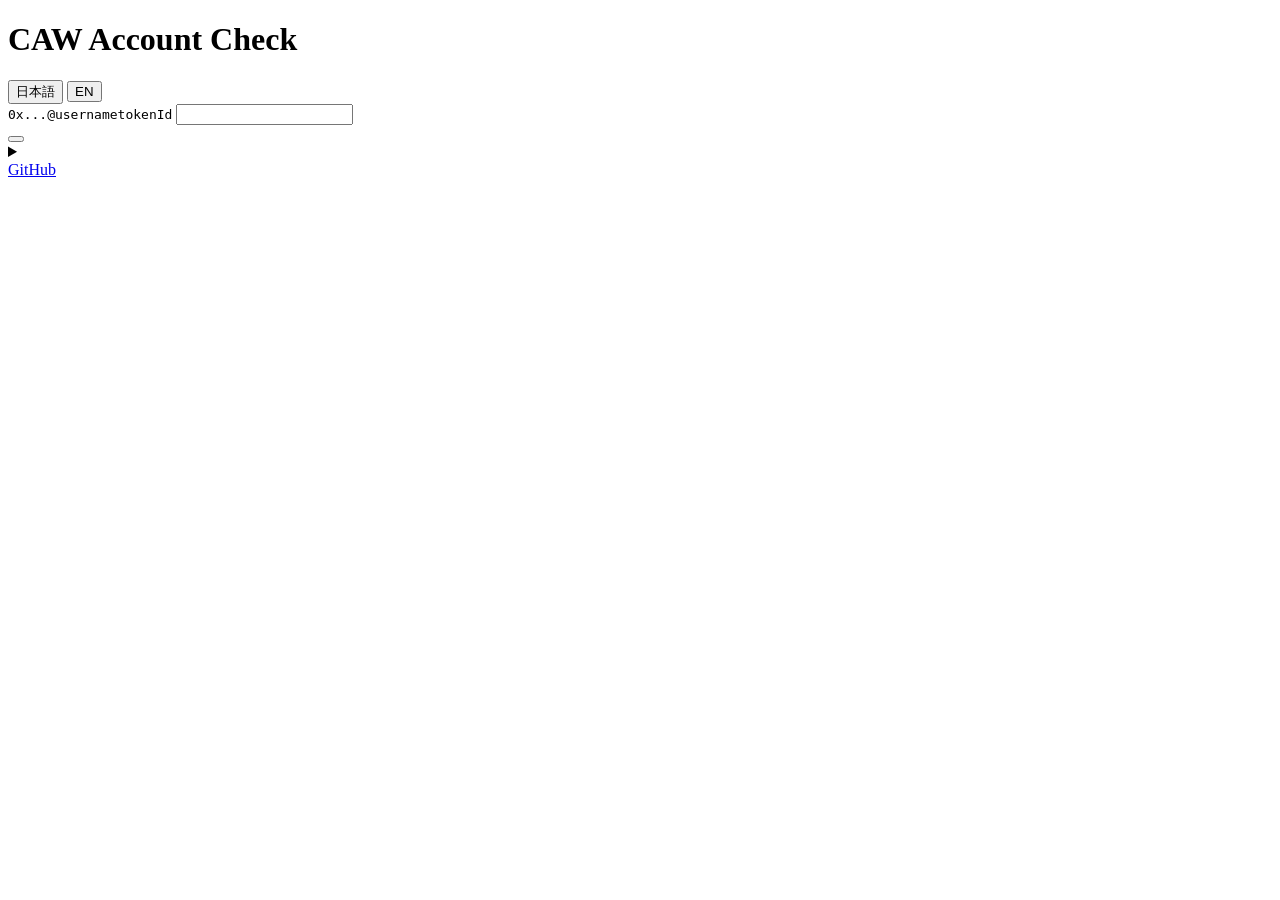
<file: index.template.html>
<!doctype html>
<html lang="ja">
<head>
  <meta charset="utf-8">
  <meta name="viewport" content="width=device-width,initial-scale=1">
  <title>CAW Account Check</title>
  <meta name="description" content="Check CAW V2 wallet delegation, allowances, L1/L2 profile balances, session keys, and marketplace claims directly via RPC without relying on node APIs.">
  <meta http-equiv="Content-Security-Policy" content="default-src 'none'; script-src 'unsafe-inline'; style-src 'unsafe-inline'; connect-src https: http:; img-src 'self' data:; base-uri 'none';">
  <!-- INLINE_CSS -->
</head>
<body>
  <div class="wrap">
    <header class="top">
      <div class="brand">
        <h1><span>CAW</span> Account Check</h1>
        <p data-i18n="subtitle"></p>
      </div>
      <div class="tools">
        <span class="pill beta" data-i18n="pill_beta" data-i18n-title="pill_beta_tip" tabindex="0"></span>
        <div class="seg" id="langseg" role="group" aria-label="Language">
          <button type="button" data-lang="ja">日本語</button>
          <button type="button" data-lang="en">EN</button>
        </div>
      </div>
    </header>

    <section class="card query-card">
      <form id="inspect-form">
        <div class="input-row">
          <div class="field grow">
            <label for="target-input"><span data-i18n="target_label_prefix"></span><code>0x...</code><span data-i18n="target_label_mid"></span><code>@username</code><span data-i18n="target_label_mid"></span><code>tokenId</code><span data-i18n="target_label_suffix"></span></label>
            <input id="target-input" type="text" data-i18n-placeholder="target_placeholder" autocomplete="off" spellcheck="false" required>
          </div>
          <div class="field action-col">
            <button id="inspect-btn" type="submit" class="btn primary" data-i18n="btn_inspect"></button>
          </div>
        </div>

        <details class="advanced">
          <summary data-i18n="adv_summary"></summary>
          <div class="adv-grid">
            <div class="field">
              <label for="l1-rpc" data-i18n="lbl_l1_rpc"></label>
              <input id="l1-rpc" type="url" spellcheck="false">
            </div>
            <div class="field">
              <label for="l2-rpc" data-i18n="lbl_l2_rpc"></label>
              <input id="l2-rpc" type="url" spellcheck="false">
            </div>
            <div class="field">
              <label for="network-id" data-i18n="lbl_network_id"></label>
              <input id="network-id" type="number" min="1" step="1" value="1">
            </div>
            <div class="field">
              <label for="log-blocks" data-i18n="lbl_log_blocks"></label>
              <select id="log-blocks">
                <option value="20000" data-i18n="opt_20k"></option>
                <option value="100000" selected data-i18n="opt_100k"></option>
                <option value="500000" data-i18n="opt_500k"></option>
                <option value="1500000" data-i18n="opt_1500k"></option>
                <option value="0" data-i18n="opt_0"></option>
              </select>
            </div>
            <div class="field">
              <label for="extra-session-keys" data-i18n="lbl_extra_sessions"></label>
              <input id="extra-session-keys" type="text" placeholder="0x..., 0x..." spellcheck="false">
            </div>
            <div class="field">
              <label for="extra-spenders" data-i18n="lbl_extra_spenders"></label>
              <input id="extra-spenders" type="text" placeholder="0x..." spellcheck="false">
            </div>
          </div>
        </details>
      </form>

      <div id="status-bar" class="status-bar" hidden></div>
      <div id="error-box" class="error-box" hidden></div>
    </section>

    <main id="results" hidden>
      <section class="meta-strip card" id="resolved-card"></section>

      <section class="card">
        <div class="sec-head">
          <h2 data-i18n="h_summary"></h2>
          <span class="sec-sub" data-i18n="sub_summary"></span>
        </div>
        <div id="health-summary"></div>
      </section>

      <section class="card">
        <div class="sec-head">
          <h2 data-i18n="h_sec1"></h2>
          <span class="sec-sub" data-i18n="sub_sec1"></span>
        </div>
        <div id="security-section"></div>
      </section>

      <section class="card">
        <div class="sec-head">
          <h2 data-i18n="h_sec2"></h2>
          <span class="sec-sub" data-i18n="sub_sec2"></span>
        </div>
        <div id="profiles-section"></div>
      </section>

      <section class="card">
        <div class="sec-head">
          <h2 data-i18n="h_sec3"></h2>
          <span class="sec-sub" data-i18n="sub_sec3"></span>
        </div>
        <div id="sessions-section"></div>
      </section>

      <section class="card">
        <div class="sec-head">
          <h2 data-i18n="h_sec4"></h2>
          <span class="sec-sub" data-i18n="sub_sec4"></span>
        </div>
        <div id="marketplace-section"></div>
      </section>

      <section class="card">
        <div class="sec-head">
          <h2 data-i18n="h_transp"></h2>
          <span class="sec-sub" data-i18n="sub_transp"></span>
        </div>
        <div id="transparency-section"></div>
      </section>
    </main>

    <footer>
      <span data-i18n="footer_note"></span>
      <span class="foot-links">
        <a href="https://caw-lab.github.io/caw-node-portal/" data-i18n="footer_portal"></a>
        <a href="https://github.com/Caw-Lab/caw-account-check" target="_blank" rel="noopener noreferrer">GitHub</a>
      </span>
    </footer>
  </div>

  <!-- INLINE_JS -->
</body>
</html>
</file>
